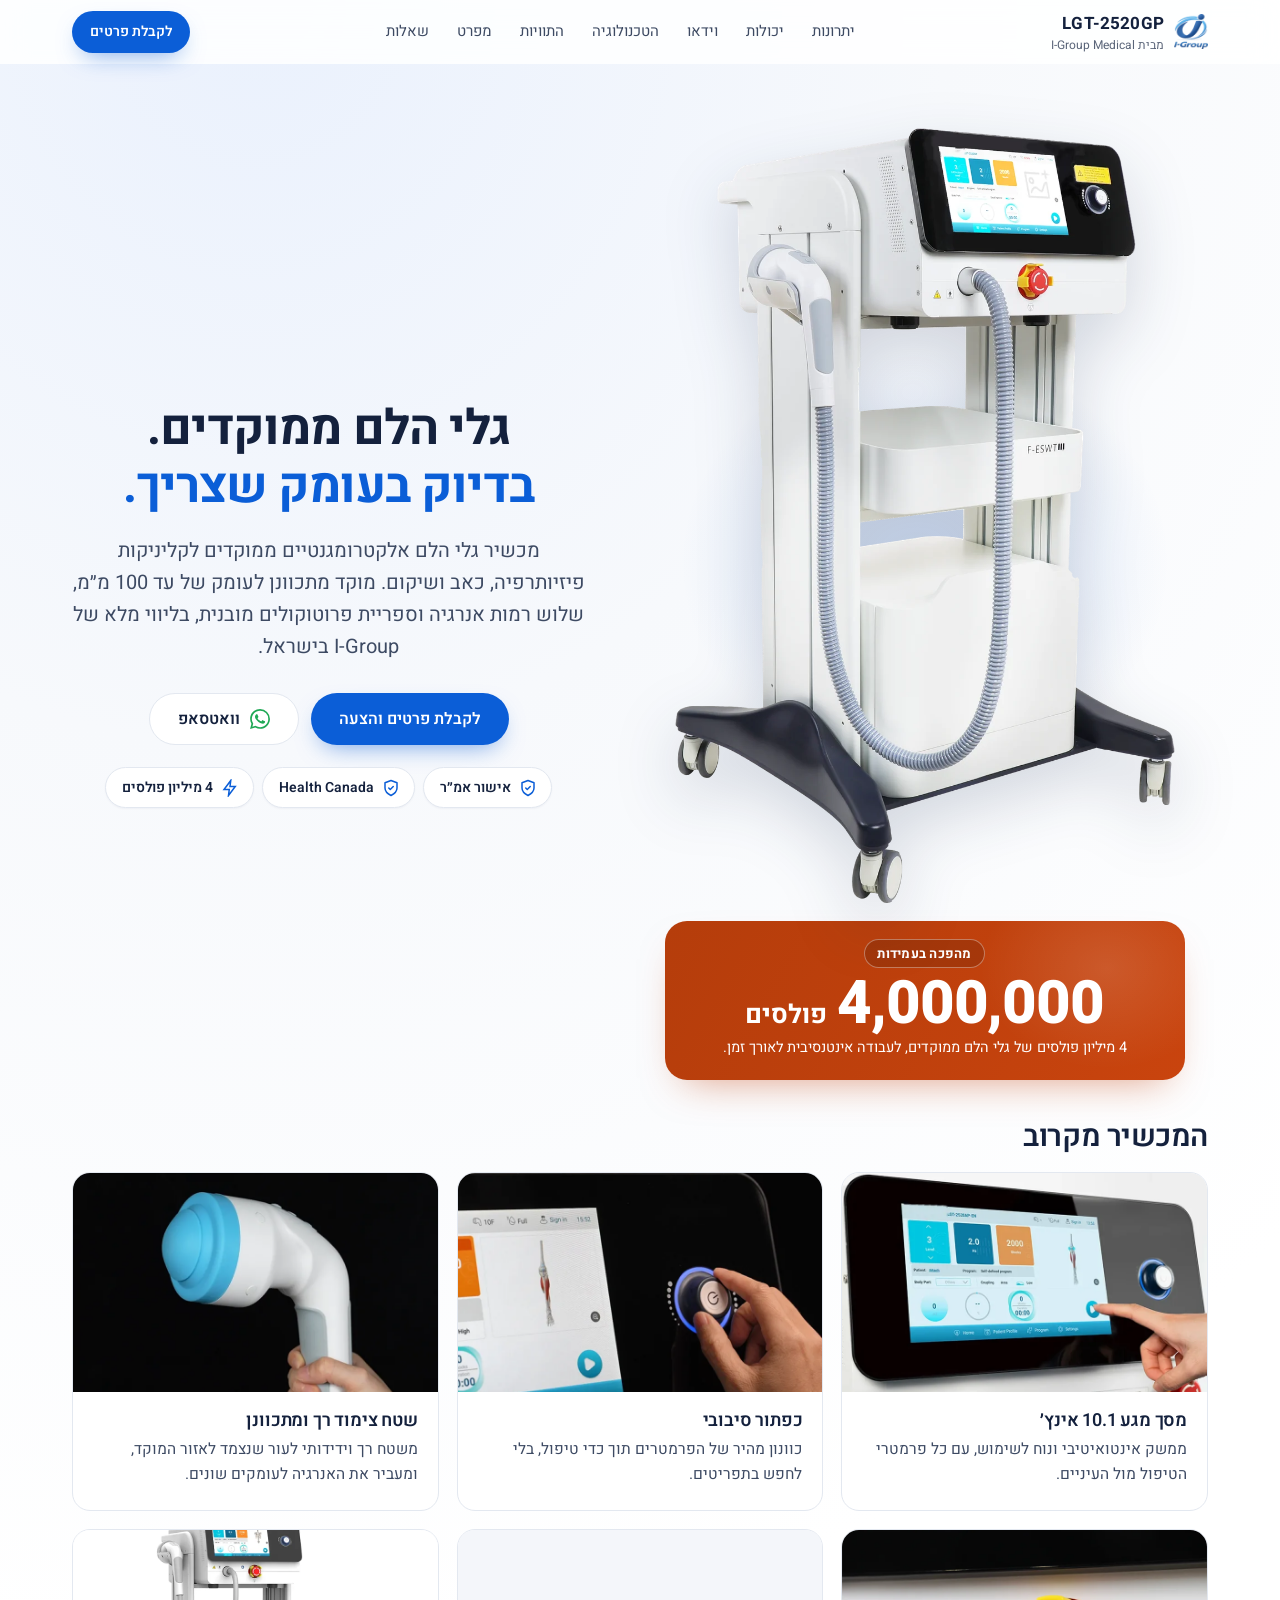
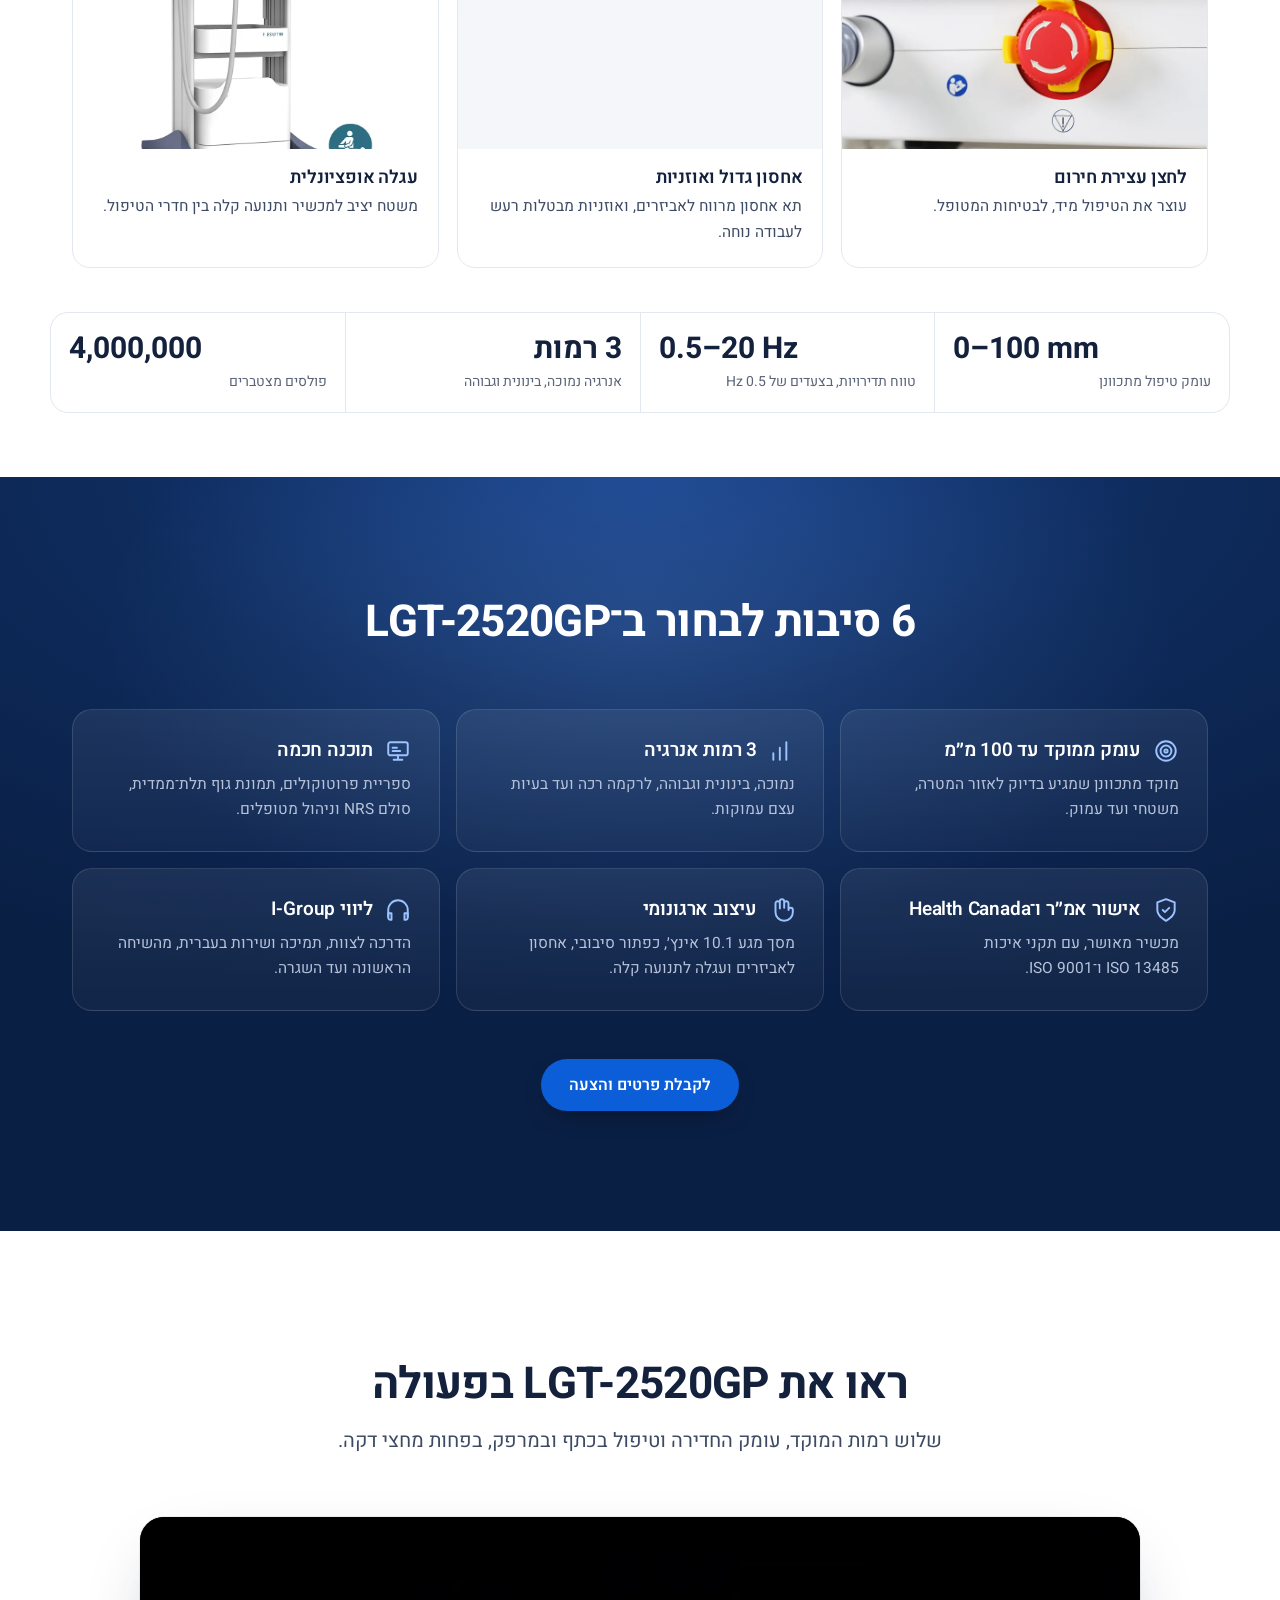
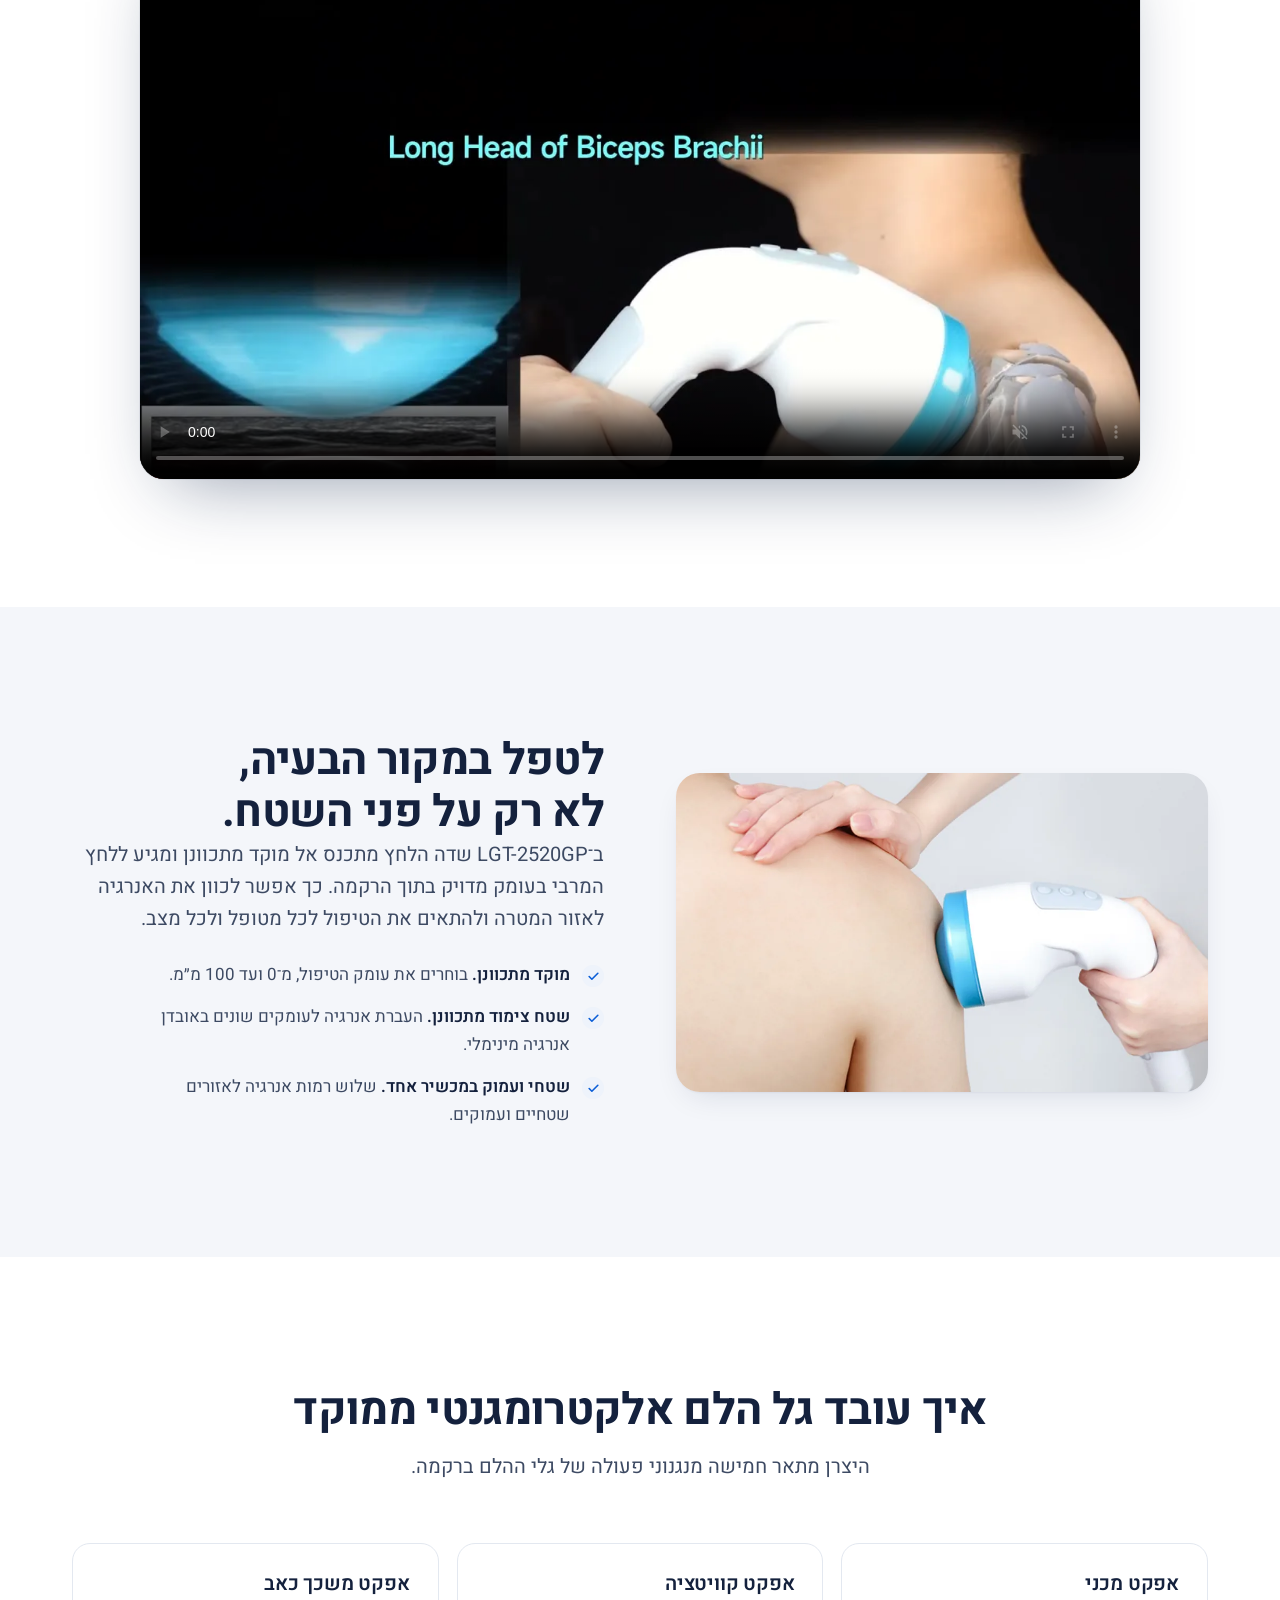
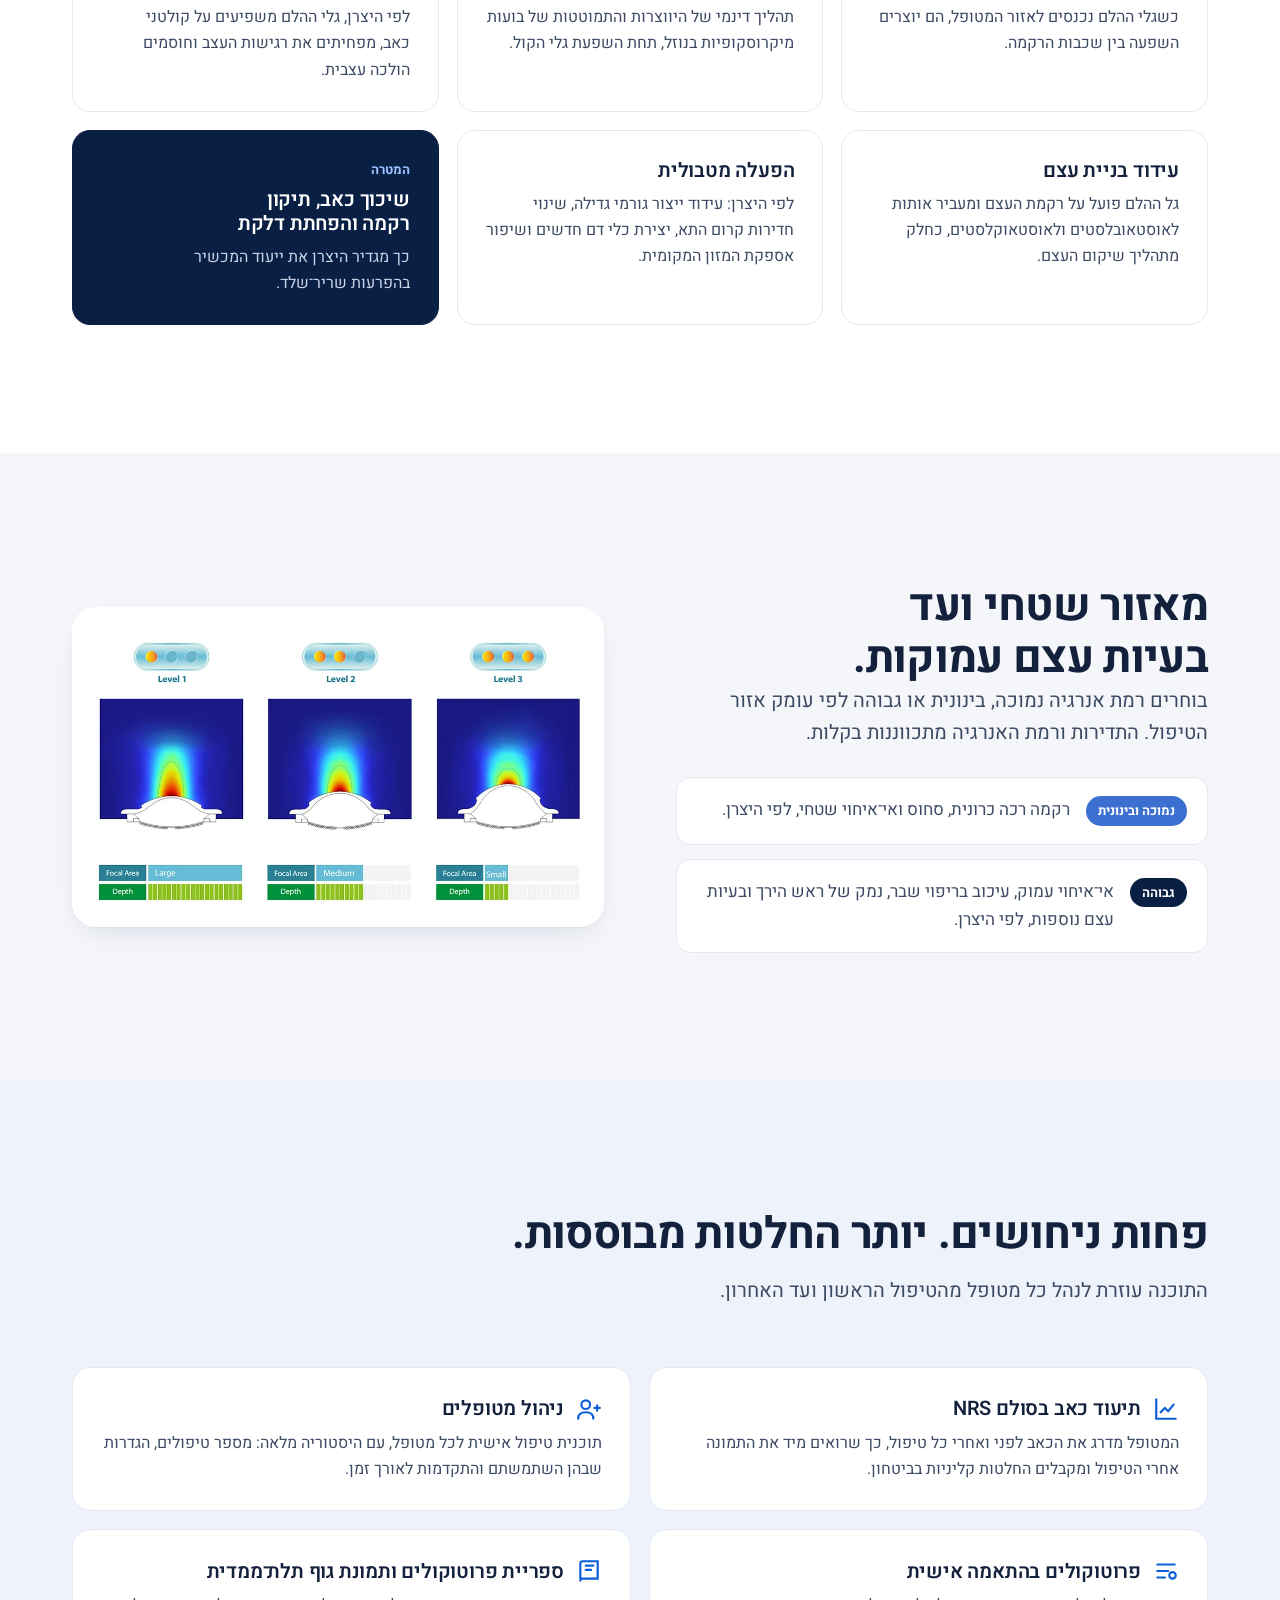
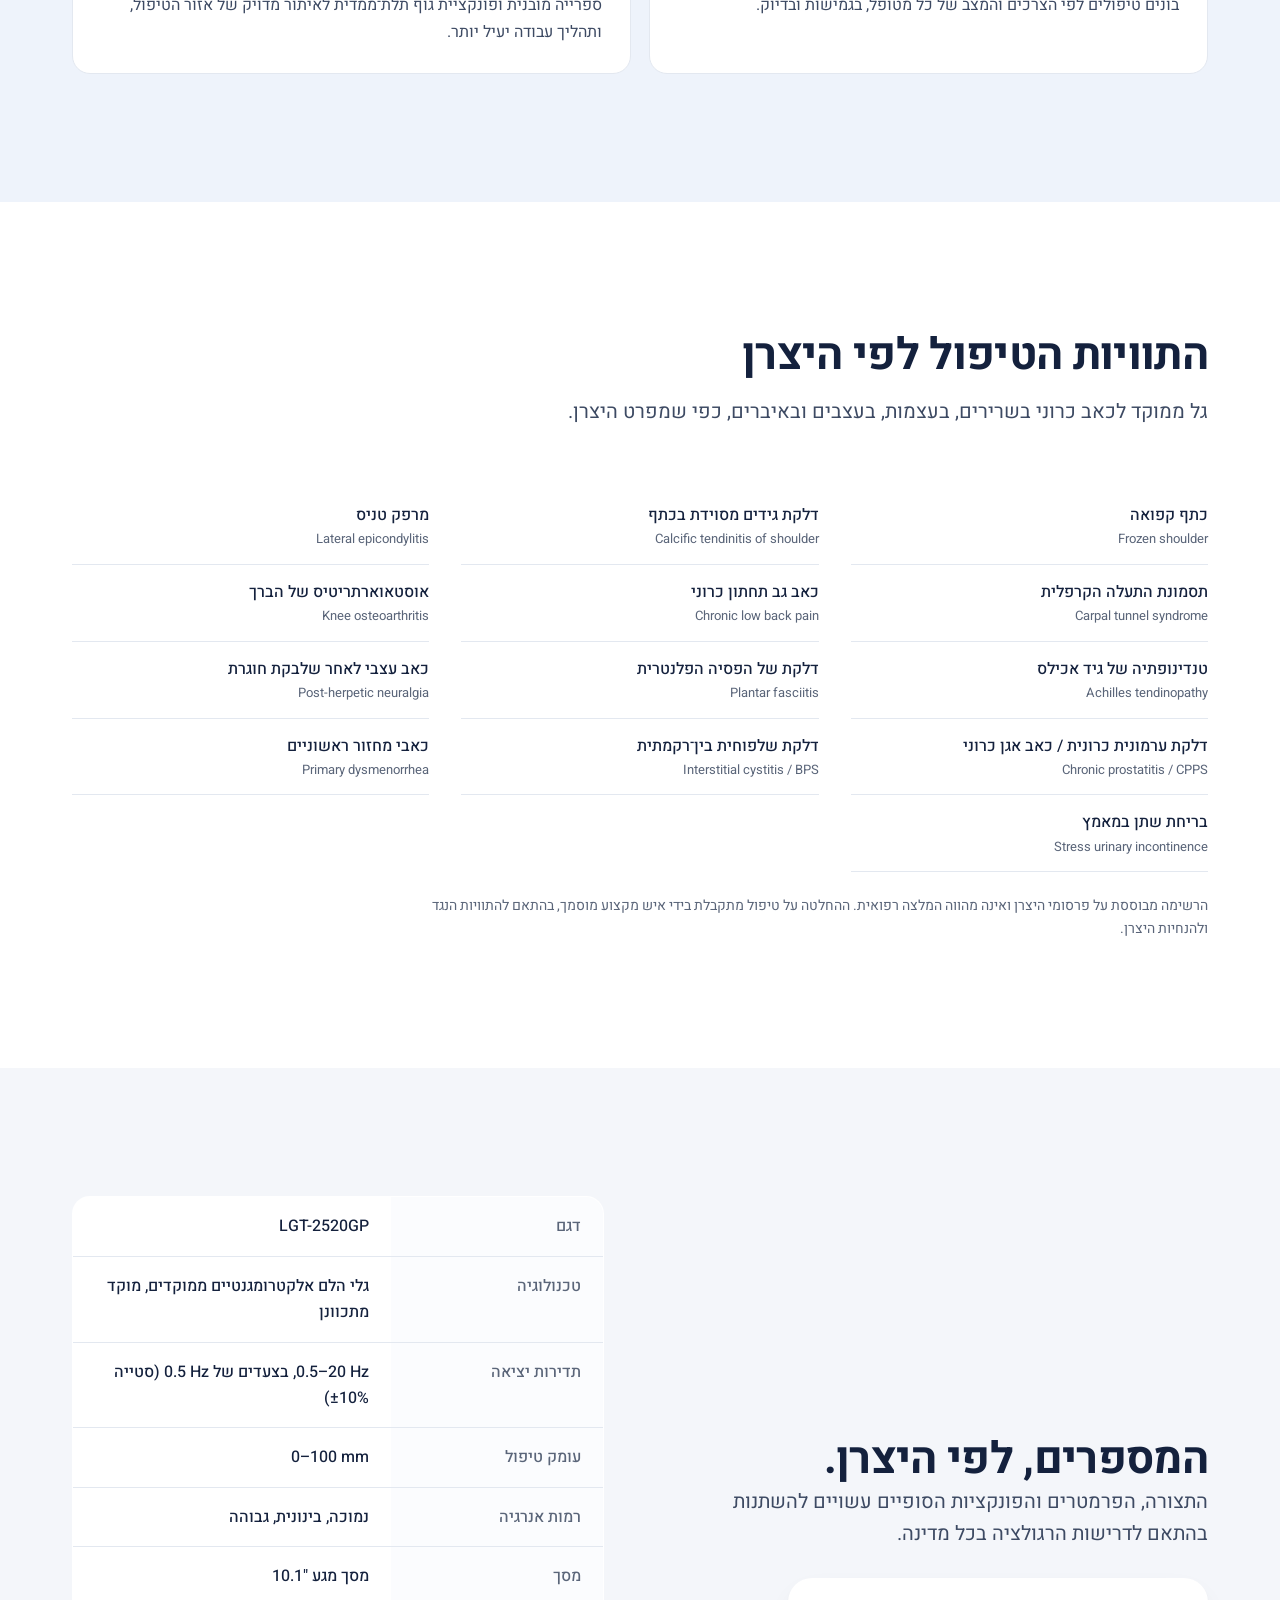
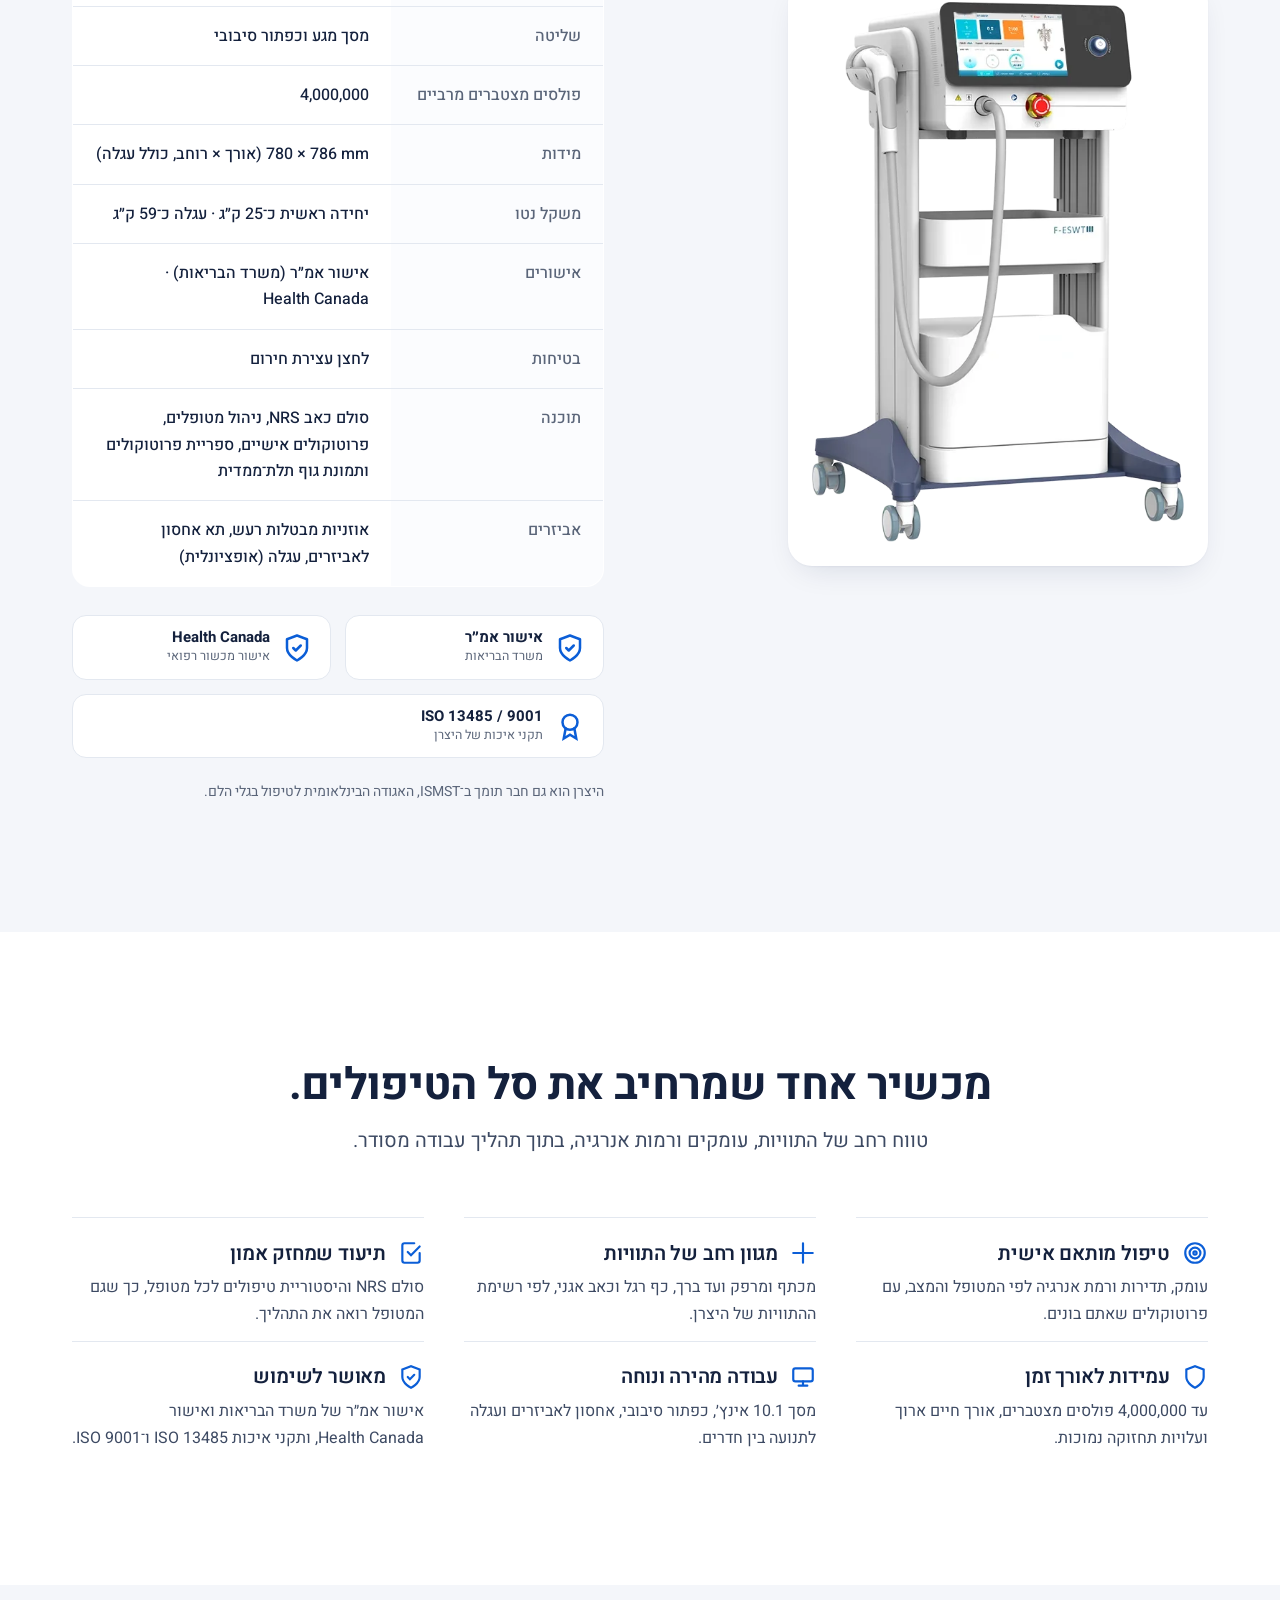
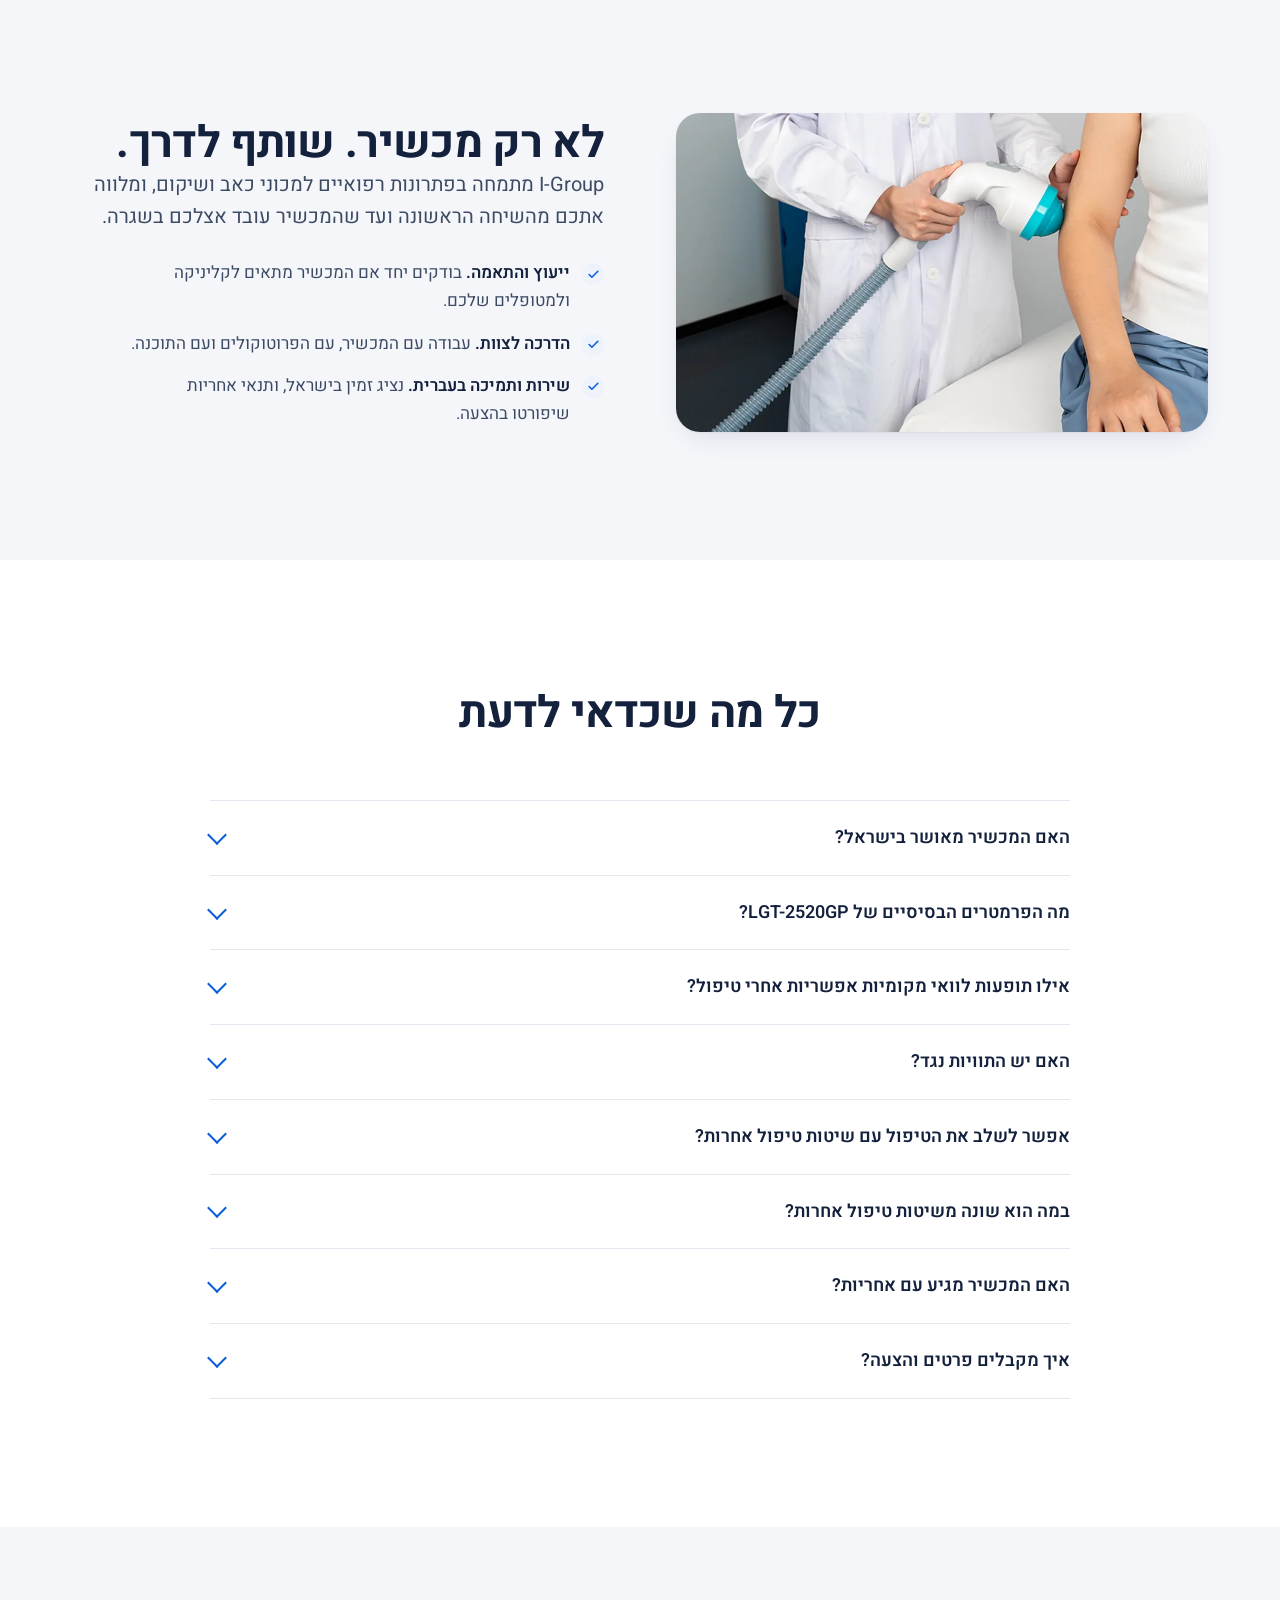
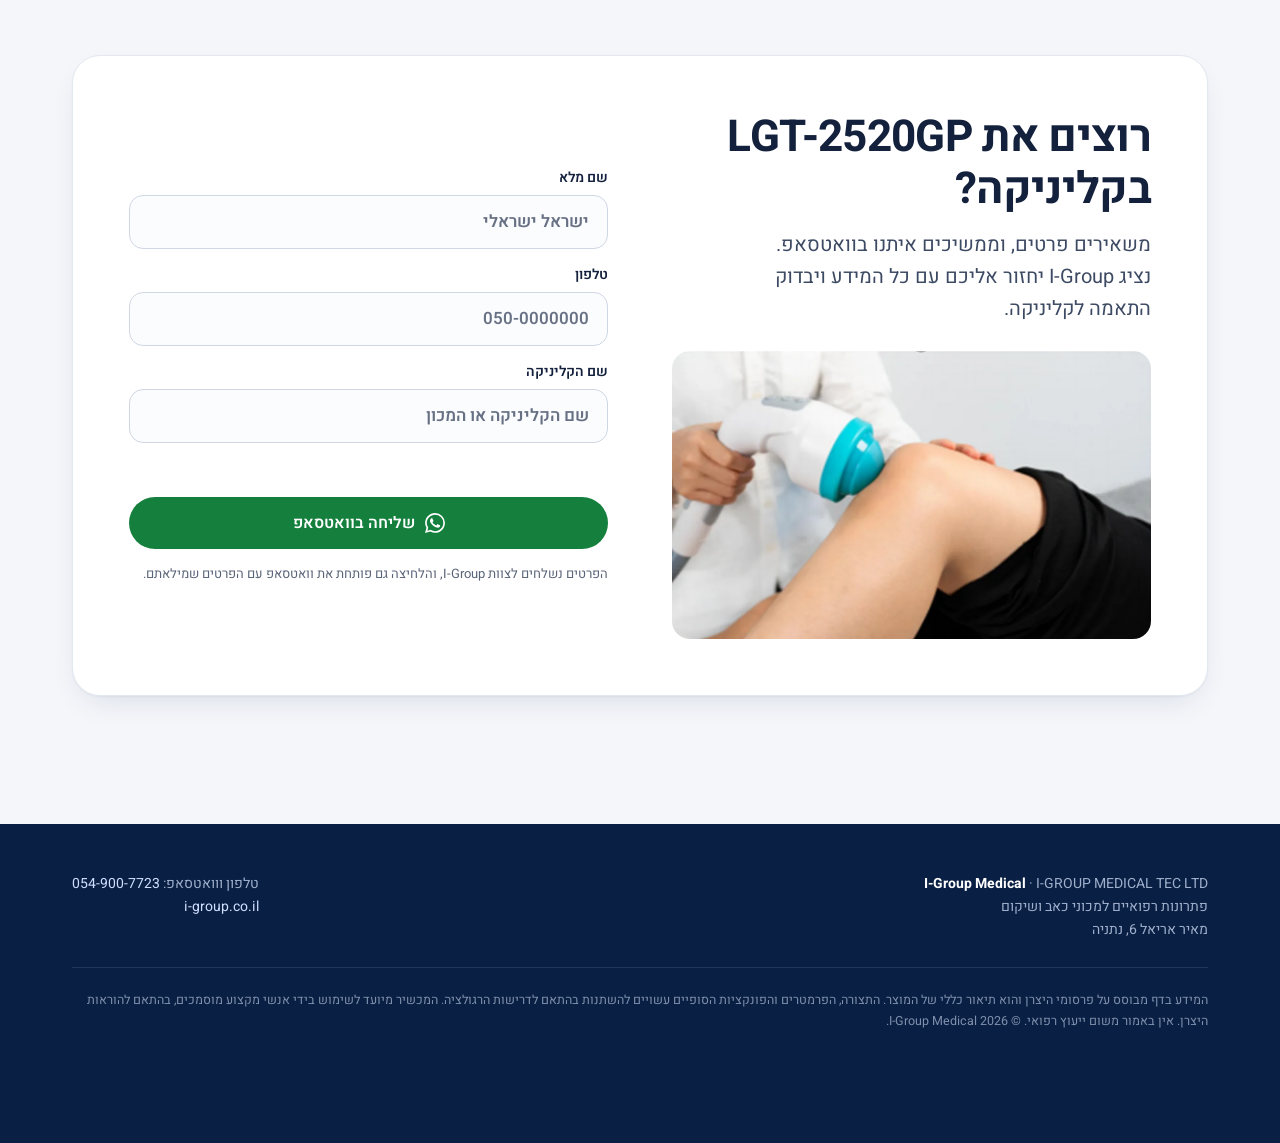
<file: index.html>
<!doctype html>
<html lang="he" dir="rtl">
<head>
<meta charset="utf-8">
<meta name="viewport" content="width=device-width, initial-scale=1, viewport-fit=cover">
<!-- SITE_URL: https://focused.i-group.co.il/ — if moving to a custom domain, replace it everywhere below (canonical, og:url, og:image, JSON-LD, sitemap.xml, robots.txt) with the real production URL before publishing -->
<title>מכשיר גלי הלם ממוקדים LGT-2520GP לקליניקות | I-Group</title>
<meta name="description" content="LGT-2520GP מבית I-Group: גלי הלם ממוקדים עם 4 מיליון פולסים, עומק עד 100 מ״מ, אישור אמ״ר ו־Health Canada. לקליניקות פיזיותרפיה וכאב בישראל.">
<!-- Single switch: index,follow on production · noindex,nofollow on previews -->
<meta name="robots" content="index,follow">
<link rel="canonical" href="https://focused.i-group.co.il/">
<meta name="theme-color" content="#0a1f44">
<link rel="icon" href="favicon.ico" sizes="any">
<link rel="icon" href="favicon.svg" type="image/svg+xml">
<link rel="apple-touch-icon" href="apple-touch-icon.png">
<meta property="og:type" content="product">
<meta property="og:site_name" content="I-Group Medical">
<meta property="og:locale" content="he_IL">
<meta property="og:title" content="LGT-2520GP: גלי הלם ממוקדים לקליניקה שלכם">
<meta property="og:description" content="4 מיליון פולסים, מוקד מתכוונן עד עומק 100 מ״מ וספריית פרוטוקולים מובנית. אישור אמ״ר ו־Health Canada. בישראל דרך I-Group Medical.">
<meta property="og:url" content="https://focused.i-group.co.il/">
<meta property="og:image" content="https://focused.i-group.co.il/og/og.jpg">
<meta property="og:image:type" content="image/jpeg">
<meta property="og:image:width" content="1200">
<meta property="og:image:height" content="630">
<meta property="og:image:alt" content="מכשיר גלי הלם ממוקדים LGT-2520GP על עגלה, על רקע בהיר">
<meta name="twitter:card" content="summary_large_image">
<meta name="twitter:title" content="LGT-2520GP: גלי הלם ממוקדים לקליניקה שלכם">
<meta name="twitter:description" content="גלי הלם אלקטרומגנטיים ממוקדים, עומק טיפול 0–100 מ״מ ותדירות 0.5–20 Hz. בישראל דרך I-Group Medical.">
<meta name="twitter:image" content="https://focused.i-group.co.il/og/og.jpg">
<meta name="twitter:image:alt" content="מכשיר גלי הלם ממוקדים LGT-2520GP על עגלה, על רקע בהיר">
<link rel="preload" href="assets/fonts/heebo-hebrew.woff2" as="font" type="font/woff2" crossorigin>
<link rel="preload" href="assets/img/lgt-2520gp-hero.webp" as="image" type="image/webp">
<link rel="stylesheet" href="assets/site.css">
<script type="application/ld+json">
{"@context":"https://schema.org","@graph":[
 {"@type":"Organization","@id":"https://i-group.co.il/#org","name":"I-Group Medical · איי גרופ מדיקל","legalName":"I-GROUP MEDICAL TEC LTD","url":"https://i-group.co.il/","logo":"https://focused.i-group.co.il/assets/img/igroup.webp","telephone":"+972-54-900-7723","address":{"@type":"PostalAddress","streetAddress":"מאיר אריאל 6","addressLocality":"נתניה","addressCountry":"IL"},"contactPoint":{"@type":"ContactPoint","telephone":"+972-54-900-7723","contactType":"sales","availableLanguage":["he"]}},
 {"@type":"Product","@id":"https://focused.i-group.co.il/#product","name":"LGT-2520GP Electromagnetic Focused Shockwave Therapy Device","alternateName":"מכשיר גלי הלם אלקטרומגנטיים ממוקדים LGT-2520GP","model":"LGT-2520GP","sku":"LGT-2520GP","brand":{"@type":"Brand","name":"I-Group Medical"},"category":"Medical Devices > Shockwave Therapy","image":["https://focused.i-group.co.il/og/og.jpg","https://focused.i-group.co.il/assets/img/lgt-2520gp-hero.webp"],"description":"מכשיר גלי הלם אלקטרומגנטיים ממוקדים לקליניקות: מוקד מתכוונן לעומק 0–100 מ״מ, תדירות 0.5–20 Hz, שלוש רמות אנרגיה, עד 4,000,000 פולסים, מסך מגע 10.1 אינץ׳ וספריית פרוטוקולים מובנית. בעל אישור אמ״ר ואישור Health Canada.","additionalProperty":[{"@type":"PropertyValue","name":"תדירות","value":"0.5–20 Hz"},{"@type":"PropertyValue","name":"עומק טיפול","value":"0–100 mm"},{"@type":"PropertyValue","name":"מסך","value":"10.1 inch touch"},{"@type":"PropertyValue","name":"פולסים מצטברים","value":"4,000,000"},{"@type":"PropertyValue","name":"אישורים","value":"אישור אמ״ר (משרד הבריאות), Health Canada"}]},
 {"@type":"BreadcrumbList","itemListElement":[{"@type":"ListItem","position":1,"name":"I-Group","item":"https://i-group.co.il/"},{"@type":"ListItem","position":2,"name":"LGT-2520GP גלי הלם ממוקדים","item":"https://focused.i-group.co.il/"}]},
 {"@type":"FAQPage","mainEntity":[
  {"@type":"Question","name":"האם המכשיר מאושר בישראל?","acceptedAnswer":{"@type":"Answer","text":"כן. ל־LGT-2520GP יש אישור אמ״ר של משרד הבריאות, וגם אישור <bdi class="nw">Health Canada</bdi>. נשמח לשלוח את פרטי האישורים יחד עם ההצעה."}},
  {"@type":"Question","name":"מה הפרמטרים הבסיסיים של LGT-2520GP?","acceptedAnswer":{"@type":"Answer","text":"לפי היצרן: תדירות יציאה 0.5–20 Hz בצעדים של 0.5 Hz (סטייה ±10%), עומק טיפול 0–100 מ״מ, מידות 780×786 מ״מ כולל עגלה, משקל יחידה ראשית כ־25 ק״ג ועגלה כ־59 ק״ג, ועד 4,000,000 פולסים מצטברים."}},
  {"@type":"Question","name":"אילו תופעות לוואי מקומיות אפשריות אחרי טיפול?","acceptedAnswer":{"@type":"Answer","text":"לפי היצרן ייתכנו אדמומיות, נפיחות, שטפי דם או המטומה מקומיים, החמרה זמנית של כאב, עקצוץ, נימול או ירידה בתחושה, ולעתים דרמטיטיס ממגע. התגובות האלה חולפות בדרך כלל מהר. תגובה שנמשכת או מחמירה מחייבת פנייה לרופא."}},
  {"@type":"Question","name":"האם יש התוויות נגד?","acceptedAnswer":{"@type":"Answer","text":"כן. לפי היצרן הטיפול בדרך כלל אינו מתאים להפרעות קרישה, לזיהום פעיל באזור הטיפול, להריון ולמכשירים אלקטרוניים מושתלים (כמו קוצב לב) סמוך לאזור הטיפול. ייתכן שגם אוסטאופורוזיס חמורה או סוגים מסוימים של גידולים באזור אינם מאפשרים טיפול."}},
  {"@type":"Question","name":"אפשר לשלב את הטיפול עם שיטות טיפול אחרות?","acceptedAnswer":{"@type":"Answer","text":"לפי היצרן, במקרים רבים אפשר לשלב גל ממוקד עם טיפולים אחרים, כמו טיפול תרופתי, פיזיותרפיה ותרגול שיקומי. תוכנית הטיפול נקבעת בידי הרופא או המטפל לפי מצב המטופל."}},
  {"@type":"Question","name":"האם המכשיר מגיע עם אחריות?","acceptedAnswer":{"@type":"Answer","text":"כן, היצרן מציין אחריות ושירות לאחר מכירה. תנאי האחריות והשירות בישראל יפורטו בהצעה של I-Group."}},
  {"@type":"Question","name":"במה הוא שונה משיטות טיפול אחרות?","acceptedAnswer":{"@type":"Answer","text":"לפי היצרן, בניגוד לטיפולים פיזיקליים שמתבססים בעיקר על חום, עיסוי או מתיחות, גל ההלם הממוקד מכוון ישירות לאזור המטרה בעומק הרקמה, והמוקד המתכוונן מאפשר להתאים את עומק הטיפול לכל מטופל."}},
  {"@type":"Question","name":"איך מקבלים פרטים והצעה?","acceptedAnswer":{"@type":"Answer","text":"משאירים שם, טלפון ושם הקליניקה בטופס או כותבים לנו בוואטסאפ, ונציג I-Group חוזר אליכם עם כל הפרטים."}}
 ]}
]}
</script>
</head>
<body>
<a class="skip" href="#main">דילוג לתוכן הראשי</a>
<script>document.documentElement.classList.add('js')</script>

<header class="hdr" id="hdr">
  <div class="wrap">
    <a class="brand" href="#top" aria-label="I-Group Medical, דף הבית">
      <img src="assets/img/igroup.webp" width="156" height="160" alt="">
      <div><b><span class="nw">LGT-2520GP</span></b><span>מבית <span class="nw">I-Group</span> Medical</span></div>
    </a>
    <nav class="nav" aria-label="ניווט ראשי">
      <a href="#highlights">יתרונות</a><a href="#features">יכולות</a><a href="#video">וידאו</a><a href="#tech">הטכנולוגיה</a><a href="#indications">התוויות</a><a href="#specs">מפרט</a><a href="#faq">שאלות</a>
    </nav>
    <a class="btn btn-p" href="#lead">לקבלת פרטים</a>
  </div>
</header>

<main id="main">
<span id="top"></span>
<!-- HERO -->
<section class="hero" aria-labelledby="h1">
  <div class="wrap hero-main">
    <div class="hero-g">
      <div class="hero-vis">
        <div class="hero-img" data-r>
          <img src="assets/img/lgt-2520gp-hero.webp" width="900" height="1395" alt="מכשיר גלי הלם ממוקדים LGT-2520GP על עגלה, עם מסך מגע וראש טיפול" fetchpriority="high">
        </div>
        <div class="pulse-band" data-r>
          <span class="pb-kicker">מהפכה בעמידות</span>
          <p class="pb-main"><span class="pb-num ltr" data-count="4000000">4,000,000</span><span class="pb-unit">פולסים</span></p>
          <p class="pb-sub">4 מיליון פולסים של גלי הלם ממוקדים, לעבודה אינטנסיבית לאורך זמן.</p>
        </div>
      </div>
      <div class="hero-tx">
        <h1 id="h1" data-r>גלי הלם ממוקדים.<br><em>בדיוק בעומק שצריך.</em></h1>
        <p class="lead" data-r>מכשיר גלי הלם אלקטרומגנטיים ממוקדים לקליניקות פיזיותרפיה, כאב ושיקום. מוקד מתכוונן לעומק של עד 100 מ״מ, שלוש רמות אנרגיה וספריית פרוטוקולים מובנית, בליווי מלא של <span class="nw">I-Group</span> בישראל.</p>
        <div class="ctas" data-r>
          <a class="btn btn-p" href="#lead">לקבלת פרטים והצעה</a>
          <a class="btn btn-o" href="https://wa.me/972549007723?text=%D7%A9%D7%9C%D7%95%D7%9D%2C%20%D7%90%D7%A9%D7%9E%D7%97%20%D7%9C%D7%A7%D7%91%D7%9C%20%D7%A4%D7%A8%D7%98%D7%99%D7%9D%20%D7%A2%D7%9C%20%D7%9E%D7%9B%D7%A9%D7%99%D7%A8%20%D7%92%D7%9C%D7%99%20%D7%94%D7%94%D7%9C%D7%9D%20%D7%94%D7%9E%D7%9E%D7%95%D7%A7%D7%93%D7%99%D7%9D%20LGT-2520GP" target="_blank" rel="noopener" data-wa>
            <svg viewBox="0 0 24 24" fill="#1fa855" aria-hidden="true"><use href="#i-wa"/></svg>וואטסאפ</a>
        </div>
        <div class="trust" data-r>
          <span class="tb"><svg viewBox="0 0 24 24" fill="none" stroke="currentColor" stroke-width="2" stroke-linecap="round" stroke-linejoin="round" aria-hidden="true"><path d="M12 22s8-4 8-10V5l-8-3-8 3v7c0 6 8 10 8 10z"/><path d="m9 12 2 2 4-4"/></svg>אישור אמ״ר</span>
          <span class="tb"><svg viewBox="0 0 24 24" fill="none" stroke="currentColor" stroke-width="2" stroke-linecap="round" stroke-linejoin="round" aria-hidden="true"><path d="M12 22s8-4 8-10V5l-8-3-8 3v7c0 6 8 10 8 10z"/><path d="m9 12 2 2 4-4"/></svg>Health Canada</span>
          <span class="tb"><svg viewBox="0 0 24 24" fill="none" stroke="currentColor" stroke-width="2" stroke-linecap="round" aria-hidden="true"><path d="M13 2 4 14h7l-1 8 9-12h-7z"/></svg>4 מיליון פולסים</span>
        </div>
      </div>
    </div>
    <div class="gal" id="features" aria-labelledby="feat-h">
      <div class="gal-head"><h2 id="feat-h" class="gal-title">המכשיר מקרוב</h2><span class="gal-hint" aria-hidden="true">החליקו לתמונות נוספות ←</span></div>
      <div class="gal-track" tabindex="0" aria-label="גלריית תמונות של המכשיר">
        <article class="feat gal-item"><div class="ph"><img src="assets/img/touchscreen.webp" width="800" height="600" loading="lazy" decoding="async" alt="מסך המגע של המכשיר עם פרמטרי הטיפול"></div><div class="tx"><h3>מסך מגע 10.1 אינץ׳</h3><p>ממשק אינטואיטיבי ונוח לשימוש, עם כל פרמטרי הטיפול מול העיניים.</p></div></article>
        <article class="feat gal-item"><div class="ph"><img src="assets/img/rotary-knob.webp" width="800" height="600" loading="lazy" decoding="async" alt="כפתור סיבובי לכוונון פרמטרים"></div><div class="tx"><h3>כפתור סיבובי</h3><p>כוונון מהיר של הפרמטרים תוך כדי טיפול, בלי לחפש בתפריטים.</p></div></article>
        <article class="feat gal-item"><div class="ph"><img src="assets/img/handpiece.webp" width="800" height="600" loading="lazy" decoding="async" alt="ראש הטיפול עם שטח צימוד רך"></div><div class="tx"><h3>שטח צימוד רך ומתכוונן</h3><p>משטח רך וידידותי לעור שנצמד לאזור המוקד, ומעביר את האנרגיה לעומקים שונים.</p></div></article>
        <article class="feat gal-item"><div class="ph"><img src="assets/img/emergency-stop.webp" width="800" height="533" loading="lazy" decoding="async" alt="לחצן עצירת חירום אדום במכשיר"></div><div class="tx"><h3>לחצן עצירת חירום</h3><p>עוצר את הטיפול מיד, לבטיחות המטופל.</p></div></article>
        <article class="feat gal-item"><div class="ph"><img src="assets/img/storage-headphones.webp" width="800" height="600" loading="lazy" decoding="async" alt="תא אחסון גדול עם אוזניות מבטלות רעש"></div><div class="tx"><h3>אחסון גדול ואוזניות</h3><p>תא אחסון מרווח לאביזרים, ואוזניות מבטלות רעש לעבודה נוחה.</p></div></article>
        <article class="feat gal-item"><div class="ph"><img src="assets/img/trolley.webp" width="1000" height="800" loading="lazy" decoding="async" alt="המכשיר על עגלה ייעודית" style="object-position:center 30%"></div><div class="tx"><h3>עגלה אופציונלית</h3><p>משטח יציב למכשיר ותנועה קלה בין חדרי הטיפול.</p></div></article>
      </div>
    </div>
  </div>
  <div class="wrap hero-foot">
    <div class="stats" data-r>
      <div class="stat"><b class="ltr">0–100 mm</b><span>עומק טיפול מתכוונן</span></div>
      <div class="stat"><b class="ltr">0.5–20 Hz</b><span>טווח תדירויות, בצעדים של 0.5 Hz</span></div>
      <div class="stat"><b>3 רמות</b><span>אנרגיה נמוכה, בינונית וגבוהה</span></div>
      <div class="stat"><b class="ltr">4,000,000</b><span>פולסים מצטברים</span></div>
    </div>
  </div>
</section>

<!-- HIGHLIGHTS -->
<section class="hl" id="highlights" aria-labelledby="hl-h">
  <div class="wrap">
    <div class="sec-head c hl-head">
      <h2 id="hl-h" data-r>6 סיבות לבחור ב־<span class="nw">LGT-2520GP</span></h2>
    </div>
    <div class="hl-grid">
      <div class="hl-card" data-r><div class="hl-ic"><svg viewBox="0 0 24 24" fill="none" stroke="currentColor" stroke-width="1.8" stroke-linecap="round" stroke-linejoin="round" aria-hidden="true"><circle cx="12" cy="12" r="9"/><circle cx="12" cy="12" r="5"/><circle cx="12" cy="12" r="1.5"/></svg></div><h3>עומק ממוקד עד 100 מ״מ</h3><p>מוקד מתכוונן שמגיע בדיוק לאזור המטרה, משטחי ועד עמוק.</p></div>
      <div class="hl-card" data-r><div class="hl-ic"><svg viewBox="0 0 24 24" fill="none" stroke="currentColor" stroke-width="1.8" stroke-linecap="round" stroke-linejoin="round" aria-hidden="true"><path d="M4 20V14M10 20V9M16 20V4"/></svg></div><h3>3 רמות אנרגיה</h3><p>נמוכה, בינונית וגבוהה, לרקמה רכה ועד בעיות עצם עמוקות.</p></div>
      <div class="hl-card" data-r><div class="hl-ic"><svg viewBox="0 0 24 24" fill="none" stroke="currentColor" stroke-width="1.8" stroke-linecap="round" stroke-linejoin="round" aria-hidden="true"><rect x="3" y="4" width="18" height="12" rx="2"/><path d="M7 9h4M7 12h7M8 20h8M12 16v4"/></svg></div><h3>תוכנה חכמה</h3><p>ספריית פרוטוקולים, תמונת גוף תלת־ממדית, סולם NRS וניהול מטופלים.</p></div>
      <div class="hl-card" data-r><div class="hl-ic"><svg viewBox="0 0 24 24" fill="none" stroke="currentColor" stroke-width="1.8" stroke-linecap="round" stroke-linejoin="round" aria-hidden="true"><path d="M12 22s8-4 8-10V5l-8-3-8 3v7c0 6 8 10 8 10z"/><path d="m9 12 2 2 4-4"/></svg></div><h3>אישור אמ״ר ו־<bdi class="nw">Health Canada</bdi></h3><p>מכשיר מאושר, עם תקני איכות <span class="nw">ISO 13485</span> ו־<span class="nw">ISO 9001</span>.</p></div>
      <div class="hl-card" data-r><div class="hl-ic"><svg viewBox="0 0 24 24" fill="none" stroke="currentColor" stroke-width="1.8" stroke-linecap="round" stroke-linejoin="round" aria-hidden="true"><path d="M18 11V6a2 2 0 0 0-4 0v1M14 10V4a2 2 0 0 0-4 0v6M10 10.5V6a2 2 0 0 0-4 0v8a8 8 0 0 0 16 0v-2a2 2 0 0 0-4 0"/></svg></div><h3>עיצוב ארגונומי</h3><p>מסך מגע 10.1 אינץ׳, כפתור סיבובי, אחסון לאביזרים ועגלה לתנועה קלה.</p></div>
      <div class="hl-card" data-r><div class="hl-ic"><svg viewBox="0 0 24 24" fill="none" stroke="currentColor" stroke-width="1.8" stroke-linecap="round" stroke-linejoin="round" aria-hidden="true"><path d="M3 18v-6a9 9 0 0 1 18 0v6"/><path d="M21 19a2 2 0 0 1-2 2h-1v-6h3zM3 19a2 2 0 0 0 2 2h1v-6H3z"/></svg></div><h3>ליווי I-Group</h3><p>הדרכה לצוות, תמיכה ושירות בעברית, מהשיחה הראשונה ועד השגרה.</p></div>
    </div>
    <div class="sec-cta" data-r><a class="btn btn-p" href="#lead">לקבלת פרטים והצעה</a></div>
  </div>
</section>

<!-- VIDEO -->
<section class="vid" id="video" aria-labelledby="vid-h">
  <div class="wrap">
    <div class="sec-head c">
      <h2 id="vid-h" data-r>ראו את <span class="nw">LGT-2520GP</span> בפעולה</h2>
      <p class="lead" data-r>שלוש רמות המוקד, עומק החדירה וטיפול בכתף ובמרפק, בפחות מחצי דקה.</p>
    </div>
    <figure class="vframe" data-r>
      <video id="pv" muted playsinline loop controls preload="none" poster="assets/video/lgt-2520gp-poster.webp" width="1280" height="720" aria-label="סרטון הדגמה של מכשיר גלי ההלם הממוקדים LGT-2520GP" data-src="assets/video/lgt-2520gp.mp4"></video>
    </figure>
  </div>
</section>

<!-- WHY FOCUSED -->
<section class="soft" aria-labelledby="why">
  <div class="wrap split">
    <div class="media" data-r><img src="assets/img/treat-shoulder.webp" width="1000" height="600" loading="lazy" decoding="async" alt="טיפול בגל הלם ממוקד באזור הכתף"></div>
    <div>
      <h2 id="why" data-r>לטפל במקור הבעיה, לא רק על פני השטח.</h2>
      <p class="lead" data-r>ב־<span class="nw">LGT-2520GP</span> שדה הלחץ מתכנס אל מוקד מתכוונן ומגיע ללחץ המרבי בעומק מדויק בתוך הרקמה. כך אפשר לכוון את האנרגיה לאזור המטרה ולהתאים את הטיפול לכל מטופל ולכל מצב.</p>
      <ul class="checks" data-r>
        <li><b>מוקד מתכוונן.</b> בוחרים את עומק הטיפול, מ־0 ועד 100 מ״מ.</li>
        <li><b>שטח צימוד מתכוונן.</b> העברת אנרגיה לעומקים שונים באובדן אנרגיה מינימלי.</li>
        <li><b>שטחי ועמוק במכשיר אחד.</b> שלוש רמות אנרגיה לאזורים שטחיים ועמוקים.</li>
      </ul>
    </div>
  </div>
</section>

<!-- TECHNOLOGY -->
<section id="tech" aria-labelledby="tech-h">
  <div class="wrap">
    <div class="sec-head c">
      <h2 id="tech-h" data-r>איך עובד גל הלם אלקטרומגנטי ממוקד</h2>
      <p class="lead" data-r>היצרן מתאר חמישה מנגנוני פעולה של גלי ההלם ברקמה.</p>
    </div>
    <div class="grid g3 mech">
      <div class="card" data-r><h3>אפקט מכני</h3><p>כשגלי ההלם נכנסים לאזור המטופל, הם יוצרים השפעה בין שכבות הרקמה.</p></div>
      <div class="card" data-r><h3>אפקט קוויטציה</h3><p>תהליך דינמי של היווצרות והתמוטטות של בועות מיקרוסקופיות בנוזל, תחת השפעת גלי הקול.</p></div>
      <div class="card" data-r><h3>אפקט משכך כאב</h3><p>לפי היצרן, גלי ההלם משפיעים על קולטני כאב, מפחיתים את רגישות העצב וחוסמים הולכה עצבית.</p></div>
      <div class="card" data-r><h3>עידוד בניית עצם</h3><p>גל ההלם פועל על רקמת העצם ומעביר אותות לאוסטאובלסטים ולאוסטאוקלסטים, כחלק מתהליך שיקום העצם.</p></div>
      <div class="card" data-r><h3>הפעלה מטבולית</h3><p>לפי היצרן: עידוד ייצור גורמי גדילה, שינוי חדירות קרום התא, יצירת כלי דם חדשים ושיפור אספקת המזון המקומית.</p></div>
      <div class="card card-goal" data-r><span class="goal-k">המטרה</span><h3>שיכוך כאב, תיקון רקמה והפחתת דלקת</h3><p>כך מגדיר היצרן את ייעוד המכשיר בהפרעות שריר־שלד.</p></div>
    </div>
  </div>
</section>

<!-- ENERGY LEVELS -->
<section class="soft" aria-labelledby="energy">
  <div class="wrap split rev">
    <div class="media" data-r><img src="assets/img/energy-levels.webp" width="1000" height="600" loading="lazy" decoding="async" alt="המחשה של שלוש רמות האנרגיה ופיזור המוקד בעומקים שונים"></div>
    <div>
      <h2 id="energy" data-r>מאזור שטחי ועד בעיות עצם עמוקות.</h2>
      <p class="lead" data-r>בוחרים רמת אנרגיה נמוכה, בינונית או גבוהה לפי עומק אזור הטיפול. התדירות ורמת האנרגיה מתכווננות בקלות.</p>
      <div class="levels" data-r>
        <div class="lvl"><span class="tag l">נמוכה ובינונית</span><p>רקמה רכה כרונית, סחוס ואי־איחוי שטחי, לפי היצרן.</p></div>
        <div class="lvl"><span class="tag">גבוהה</span><p>אי־איחוי עמוק, עיכוב בריפוי שבר, נמק של ראש הירך ובעיות עצם נוספות, לפי היצרן.</p></div>
      </div>
    </div>
  </div>
</section>

<!-- SOFTWARE -->
<section class="sw" aria-labelledby="sw">
  <div class="wrap">
    <div class="sec-head">
      <h2 id="sw" data-r>פחות ניחושים. יותר החלטות מבוססות.</h2>
      <p class="lead" data-r>התוכנה עוזרת לנהל כל מטופל מהטיפול הראשון ועד האחרון.</p>
    </div>
    <div class="grid g2">
      <div class="card" data-r><div class="ic"><svg viewBox="0 0 24 24" fill="none" stroke="currentColor" stroke-width="2" stroke-linecap="round"><path d="M3 3v18h18"/><path d="m7 15 4-4 3 3 5-6"/></svg></div><h3>תיעוד כאב בסולם NRS</h3><p>המטופל מדרג את הכאב לפני ואחרי כל טיפול, כך שרואים מיד את התמונה אחרי הטיפול ומקבלים החלטות קליניות בביטחון.</p></div>
      <div class="card" data-r><div class="ic"><svg viewBox="0 0 24 24" fill="none" stroke="currentColor" stroke-width="2" stroke-linecap="round"><circle cx="9" cy="8" r="4"/><path d="M2 21c0-4 3-6 7-6s7 2 7 6"/><path d="M17 11h5M19.5 8.5v5"/></svg></div><h3>ניהול מטופלים</h3><p>תוכנית טיפול אישית לכל מטופל, עם היסטוריה מלאה: מספר טיפולים, הגדרות שבהן השתמשתם והתקדמות לאורך זמן.</p></div>
      <div class="card" data-r><div class="ic"><svg viewBox="0 0 24 24" fill="none" stroke="currentColor" stroke-width="2" stroke-linecap="round"><path d="M4 6h16M4 12h10M4 18h7"/><circle cx="18" cy="16" r="3"/></svg></div><h3>פרוטוקולים בהתאמה אישית</h3><p>בונים טיפולים לפי הצרכים והמצב של כל מטופל, בגמישות ובדיוק.</p></div>
      <div class="card" data-r><div class="ic"><svg viewBox="0 0 24 24" fill="none" stroke="currentColor" stroke-width="2" stroke-linecap="round"><path d="M4 19.5V5a2 2 0 0 1 2-2h14v16H6a2 2 0 0 0-2 2"/><path d="M9 7h7M9 11h5"/></svg></div><h3>ספריית פרוטוקולים ותמונת גוף תלת־ממדית</h3><p>ספרייה מובנית ופונקציית גוף תלת־ממדית לאיתור מדויק של אזור הטיפול, ותהליך עבודה יעיל יותר.</p></div>
    </div>
  </div>
</section>

<!-- INDICATIONS -->
<section id="indications" aria-labelledby="ind-h">
  <div class="wrap">
    <div class="sec-head">
      <h2 id="ind-h" data-r>התוויות הטיפול לפי היצרן</h2>
      <p class="lead" data-r>גל ממוקד לכאב כרוני בשרירים, בעצמות, בעצבים ובאיברים, כפי שמפרט היצרן.</p>
    </div>
    <ul class="ind" data-r>
      <li><span>כתף קפואה<small>Frozen shoulder</small></span></li>
      <li><span>דלקת גידים מסוידת בכתף<small>Calcific tendinitis of shoulder</small></span></li>
      <li><span>מרפק טניס<small>Lateral epicondylitis</small></span></li>
      <li><span>תסמונת התעלה הקרפלית<small>Carpal tunnel syndrome</small></span></li>
      <li><span>כאב גב תחתון כרוני<small>Chronic low back pain</small></span></li>
      <li><span>אוסטאוארתריטיס של הברך<small>Knee osteoarthritis</small></span></li>
      <li><span>טנדינופתיה של גיד אכילס<small>Achilles tendinopathy</small></span></li>
      <li><span>דלקת של הפסיה הפלנטרית<small>Plantar fasciitis</small></span></li>
      <li><span>כאב עצבי לאחר שלבקת חוגרת<small>Post-herpetic neuralgia</small></span></li>
      <li><span>דלקת ערמונית כרונית / כאב אגן כרוני<small>Chronic prostatitis / CPPS</small></span></li>
      <li><span>דלקת שלפוחית בין־רקמתית<small>Interstitial cystitis / BPS</small></span></li>
      <li><span>כאבי מחזור ראשוניים<small>Primary dysmenorrhea</small></span></li>
      <li><span>בריחת שתן במאמץ<small>Stress urinary incontinence</small></span></li>
    </ul>
    <p class="note" data-r>הרשימה מבוססת על פרסומי היצרן ואינה מהווה המלצה רפואית. ההחלטה על טיפול מתקבלת בידי איש מקצוע מוסמך, בהתאם להתוויות הנגד ולהנחיות היצרן.</p>
  </div>
</section>

<!-- SPECS -->
<section class="soft" id="specs" aria-labelledby="spec-h">
  <div class="wrap split">
    <div>
      <h2 id="spec-h" data-r>המספרים, לפי היצרן.</h2>
      <p class="lead spec-lead" data-r>התצורה, הפרמטרים והפונקציות הסופיים עשויים להשתנות בהתאם לדרישות הרגולציה בכל מדינה.</p>
      <div class="media spec-img" data-r><img src="assets/img/lgt-2520gp-side.webp" width="518" height="752" loading="lazy" decoding="async" alt="LGT-2520GP במבט צד"></div>
    </div>
    <div data-r>
      <table class="specs">
        <caption class="sr">מפרט טכני של <span class="nw">LGT-2520GP</span></caption>
        <tr><th scope="row">דגם</th><td><span class="ltr"><span class="nw">LGT-2520GP</span></span></td></tr>
        <tr><th scope="row">טכנולוגיה</th><td>גלי הלם אלקטרומגנטיים ממוקדים, מוקד מתכוונן</td></tr>
        <tr><th scope="row">תדירות יציאה</th><td><span class="ltr">0.5–20 Hz</span>, בצעדים של <span class="ltr">0.5 Hz</span> (סטייה <span class="ltr">±10%</span>)</td></tr>
        <tr><th scope="row">עומק טיפול</th><td><span class="ltr">0–100 mm</span></td></tr>
        <tr><th scope="row">רמות אנרגיה</th><td>נמוכה, בינונית, גבוהה</td></tr>
        <tr><th scope="row">מסך</th><td>מסך מגע <span class="ltr">10.1"</span></td></tr>
        <tr><th scope="row">שליטה</th><td>מסך מגע וכפתור סיבובי</td></tr>
        <tr><th scope="row">פולסים מצטברים מרביים</th><td><span class="ltr">4,000,000</span></td></tr>
        <tr><th scope="row">מידות</th><td><span class="ltr">780 × 786 mm</span> (אורך × רוחב, כולל עגלה)</td></tr>
        <tr><th scope="row">משקל נטו</th><td>יחידה ראשית כ־25 ק״ג · עגלה כ־59 ק״ג</td></tr>
        <tr><th scope="row">אישורים</th><td>אישור אמ״ר (משרד הבריאות) · <bdi class="nw">Health Canada</bdi></td></tr>
        <tr><th scope="row">בטיחות</th><td>לחצן עצירת חירום</td></tr>
        <tr><th scope="row">תוכנה</th><td>סולם כאב NRS, ניהול מטופלים, פרוטוקולים אישיים, ספריית פרוטוקולים ותמונת גוף תלת־ממדית</td></tr>
        <tr><th scope="row">אביזרים</th><td>אוזניות מבטלות רעש, תא אחסון לאביזרים, עגלה (אופציונלית)</td></tr>
      </table>
      <div class="certs">
        <div class="badge badge-l"><svg viewBox="0 0 24 24" fill="none" stroke="currentColor" stroke-width="2" stroke-linecap="round" stroke-linejoin="round" aria-hidden="true"><path d="M12 22s8-4 8-10V5l-8-3-8 3v7c0 6 8 10 8 10z"/><path d="m9 12 2 2 4-4"/></svg><span><b>אישור אמ״ר</b><small>משרד הבריאות</small></span></div>
        <div class="badge badge-l"><svg viewBox="0 0 24 24" fill="none" stroke="currentColor" stroke-width="2" stroke-linecap="round" stroke-linejoin="round" aria-hidden="true"><path d="M12 22s8-4 8-10V5l-8-3-8 3v7c0 6 8 10 8 10z"/><path d="m9 12 2 2 4-4"/></svg><span><b>Health Canada</b><small>אישור מכשור רפואי</small></span></div>
        <div class="badge badge-l"><svg viewBox="0 0 24 24" fill="none" stroke="currentColor" stroke-width="2" stroke-linecap="round" aria-hidden="true"><circle cx="12" cy="9" r="6"/><path d="m8.5 14-1.5 8 5-3 5 3-1.5-8"/></svg><span><b>ISO 13485 / 9001</b><small>תקני איכות של היצרן</small></span></div>
      </div>
      <p class="note">היצרן הוא גם חבר תומך ב־ISMST, האגודה הבינלאומית לטיפול בגלי הלם.</p>
    </div>
  </div>
</section>

<!-- CLINIC ADVANTAGES -->
<section class="adv" aria-labelledby="adv">
  <div class="wrap">
    <div class="sec-head c">
      <h2 id="adv" data-r>מכשיר אחד שמרחיב את סל הטיפולים.</h2>
      <p class="lead" data-r>טווח רחב של התוויות, עומקים ורמות אנרגיה, בתוך תהליך עבודה מסודר.</p>
    </div>
    <div class="grid g3">
      <div class="card" data-r><div class="ic"><svg viewBox="0 0 24 24" fill="none" stroke="currentColor" stroke-width="2" stroke-linecap="round"><circle cx="12" cy="12" r="9"/><circle cx="12" cy="12" r="5"/><circle cx="12" cy="12" r="1.5"/></svg></div><h3>טיפול מותאם אישית</h3><p>עומק, תדירות ורמת אנרגיה לפי המטופל והמצב, עם פרוטוקולים שאתם בונים.</p></div>
      <div class="card" data-r><div class="ic"><svg viewBox="0 0 24 24" fill="none" stroke="currentColor" stroke-width="2" stroke-linecap="round"><path d="M12 3v18M3 12h18"/></svg></div><h3>מגוון רחב של התוויות</h3><p>מכתף ומרפק ועד ברך, כף רגל וכאב אגני, לפי רשימת ההתוויות של היצרן.</p></div>
      <div class="card" data-r><div class="ic"><svg viewBox="0 0 24 24" fill="none" stroke="currentColor" stroke-width="2" stroke-linecap="round"><path d="M9 11l3 3 8-8"/><path d="M20 12v7a2 2 0 0 1-2 2H6a2 2 0 0 1-2-2V5a2 2 0 0 1 2-2h9"/></svg></div><h3>תיעוד שמחזק אמון</h3><p>סולם NRS והיסטוריית טיפולים לכל מטופל, כך שגם המטופל רואה את התהליך.</p></div>
      <div class="card" data-r><div class="ic"><svg viewBox="0 0 24 24" fill="none" stroke="currentColor" stroke-width="2" stroke-linecap="round"><path d="M12 22s8-4 8-10V5l-8-3-8 3v7c0 6 8 10 8 10z"/></svg></div><h3>עמידות לאורך זמן</h3><p>עד 4,000,000 פולסים מצטברים, אורך חיים ארוך ועלויות תחזוקה נמוכות.</p></div>
      <div class="card" data-r><div class="ic"><svg viewBox="0 0 24 24" fill="none" stroke="currentColor" stroke-width="2" stroke-linecap="round"><rect x="3" y="4" width="18" height="12" rx="2"/><path d="M8 20h8M12 16v4"/></svg></div><h3>עבודה מהירה ונוחה</h3><p>מסך 10.1 אינץ׳, כפתור סיבובי, אחסון לאביזרים ועגלה לתנועה בין חדרים.</p></div>
      <div class="card" data-r><div class="ic"><svg viewBox="0 0 24 24" fill="none" stroke="currentColor" stroke-width="2" stroke-linecap="round"><path d="M12 22s8-4 8-10V5l-8-3-8 3v7c0 6 8 10 8 10z"/><path d="m9 12 2 2 4-4"/></svg></div><h3>מאושר לשימוש</h3><p>אישור אמ״ר של משרד הבריאות ואישור <bdi class="nw">Health Canada</bdi>, ותקני איכות <span class="nw">ISO 13485</span> ו־<span class="nw">ISO 9001</span>.</p></div>
    </div>
  </div>
</section>

<!-- I-GROUP -->
<section class="soft" aria-labelledby="ig">
  <div class="wrap split">
    <div class="media" data-r><img src="assets/img/treat-elbow.webp" width="1000" height="600" loading="lazy" decoding="async" alt="מטפל מבצע טיפול בגל הלם ממוקד באזור המרפק"></div>
    <div>
      <h2 id="ig" data-r>לא רק מכשיר. שותף לדרך.</h2>
      <p class="lead" data-r><span class="nw">I-Group</span> מתמחה בפתרונות רפואיים למכוני כאב ושיקום, ומלווה אתכם מהשיחה הראשונה ועד שהמכשיר עובד אצלכם בשגרה.</p>
      <ul class="checks" data-r>
        <li><b>ייעוץ והתאמה.</b> בודקים יחד אם המכשיר מתאים לקליניקה ולמטופלים שלכם.</li>
        <li><b>הדרכה לצוות.</b> עבודה עם המכשיר, עם הפרוטוקולים ועם התוכנה.</li>
        <li><b>שירות ותמיכה בעברית.</b> נציג זמין בישראל, ותנאי אחריות שיפורטו בהצעה.</li>
      </ul>
    </div>
  </div>
</section>

<!-- FAQ -->
<section id="faq" aria-labelledby="faq-h">
  <div class="wrap">
    <div class="sec-head c"><h2 id="faq-h" data-r>כל מה שכדאי לדעת</h2></div>
    <div class="faq" data-r>
      <details><summary><span>האם המכשיר מאושר בישראל?</span></summary><div class="a"><p>כן. ל־<span class="nw">LGT-2520GP</span> יש אישור אמ״ר של משרד הבריאות, וגם אישור <bdi class="nw">Health Canada</bdi>. נשמח לשלוח את פרטי האישורים יחד עם ההצעה.</p></div></details>
      <details><summary><span>מה הפרמטרים הבסיסיים של <span class="nw">LGT-2520GP</span>?</span></summary><div class="a"><p>לפי היצרן: תדירות יציאה <span class="ltr">0.5–20 Hz</span> בצעדים של <span class="ltr">0.5 Hz</span> (סטייה <span class="ltr">±10%</span>), עומק טיפול <span class="ltr">0–100 mm</span>, מידות <span class="ltr">780 × 786 mm</span> כולל עגלה, משקל יחידה ראשית כ־25 ק״ג ועגלה כ־59 ק״ג, ועד 4,000,000 פולסים מצטברים.</p></div></details>
      <details><summary><span>אילו תופעות לוואי מקומיות אפשריות אחרי טיפול?</span></summary><div class="a"><p>לפי היצרן ייתכנו אדמומיות, נפיחות, שטפי דם או המטומה מקומיים, החמרה זמנית של כאב, עקצוץ, נימול או ירידה בתחושה, ולעתים דרמטיטיס ממגע. התגובות האלה חולפות בדרך כלל מהר. תגובה שנמשכת או מחמירה מחייבת פנייה לרופא.</p></div></details>
      <details><summary><span>האם יש התוויות נגד?</span></summary><div class="a"><p>כן. לפי היצרן הטיפול בדרך כלל אינו מתאים להפרעות קרישה, לזיהום פעיל באזור הטיפול, להריון ולמכשירים אלקטרוניים מושתלים (כמו קוצב לב) סמוך לאזור הטיפול. ייתכן שגם אוסטאופורוזיס חמורה או סוגים מסוימים של גידולים באזור אינם מאפשרים טיפול.</p></div></details>
      <details><summary><span>אפשר לשלב את הטיפול עם שיטות טיפול אחרות?</span></summary><div class="a"><p>לפי היצרן, במקרים רבים אפשר לשלב גל ממוקד עם טיפולים אחרים, כמו טיפול תרופתי, פיזיותרפיה ותרגול שיקומי. תוכנית הטיפול נקבעת בידי הרופא או המטפל לפי מצב המטופל.</p></div></details>
      <details><summary><span>במה הוא שונה משיטות טיפול אחרות?</span></summary><div class="a"><p>לפי היצרן, בניגוד לטיפולים פיזיקליים שמתבססים בעיקר על חום, עיסוי או מתיחות, גל ההלם הממוקד מכוון ישירות לאזור המטרה בעומק הרקמה, והמוקד המתכוונן מאפשר להתאים את עומק הטיפול לכל מטופל.</p></div></details>
      <details><summary><span>האם המכשיר מגיע עם אחריות?</span></summary><div class="a"><p>כן, היצרן מציין אחריות ושירות לאחר מכירה. תנאי האחריות והשירות בישראל יפורטו בהצעה של <span class="nw">I-Group</span>.</p></div></details>
      <details><summary><span>איך מקבלים פרטים והצעה?</span></summary><div class="a"><p>משאירים שם, טלפון ושם הקליניקה בטופס או כותבים לנו בוואטסאפ, ונציג <span class="nw">I-Group</span> חוזר אליכם עם כל הפרטים.</p></div></details>
    </div>
  </div>
</section>

<!-- LEAD -->
<section class="soft" id="lead" aria-labelledby="lead-h">
  <div class="wrap">
    <div class="lead-box" data-r>
      <div>
        <h2 id="lead-h">רוצים את <span class="nw">LGT-2520GP</span> בקליניקה?</h2>
        <p class="lead">משאירים פרטים, וממשיכים איתנו בוואטסאפ. נציג <span class="nw">I-Group</span> יחזור אליכם עם כל המידע ויבדוק התאמה לקליניקה.</p>
        <img src="assets/img/treat-knee.webp" width="1000" height="600" loading="lazy" decoding="async" alt="טיפול בגל הלם ממוקד באזור הברך" class="lead-img">
      </div>
      <form id="lf" novalidate>
        <label>שם מלא<input name="name" autocomplete="name" required maxlength="80" placeholder="ישראל ישראלי" enterkeyhint="next"></label>
        <label>טלפון<input name="phone" type="tel" inputmode="tel" autocomplete="tel" required maxlength="20" placeholder="050-0000000" enterkeyhint="next"></label>
        <label>שם הקליניקה<input name="clinic" autocomplete="organization" required maxlength="100" placeholder="שם הקליניקה או המכון" enterkeyhint="send"></label>
        <p class="err" id="ferr" role="alert" aria-live="polite"></p>
        <button class="btn btn-wa" type="submit"><svg viewBox="0 0 24 24" fill="currentColor" aria-hidden="true"><use href="#i-wa"/></svg>שליחה בוואטסאפ</button>
        <p class="ok" id="fok" role="status" aria-live="polite"></p>
        <p class="small">הפרטים נשלחים לצוות <span class="nw">I-Group</span>, והלחיצה גם פותחת את וואטסאפ עם הפרטים שמילאתם.</p>
      </form>
    </div>
  </div>
</section>
</main>

<footer class="foot">
  <div class="wrap">
    <div class="row">
      <div><b><span class="nw">I-Group</span> Medical</b> · I-GROUP MEDICAL TEC LTD<br>פתרונות רפואיים למכוני כאב ושיקום<br>מאיר אריאל 6, נתניה</div>
      <div>טלפון ווואטסאפ: <a href="tel:+972549007723"><bdi class="ltr">054-900-7723</bdi></a><br><a href="https://i-group.co.il/">i-group.co.il</a></div>
    </div>
    <p class="disc">המידע בדף מבוסס על פרסומי היצרן והוא תיאור כללי של המוצר. התצורה, הפרמטרים והפונקציות הסופיים עשויים להשתנות בהתאם לדרישות הרגולציה. המכשיר מיועד לשימוש בידי אנשי מקצוע מוסמכים, בהתאם להוראות היצרן. אין באמור משום ייעוץ רפואי. © <span id="yr">2026</span> <span class="nw">I-Group</span> Medical.</p>
  </div>
</footer>

<a class="fab" id="fab" href="https://wa.me/972549007723?text=%D7%A9%D7%9C%D7%95%D7%9D%2C%20%D7%90%D7%A9%D7%9E%D7%97%20%D7%9C%D7%A7%D7%91%D7%9C%20%D7%A4%D7%A8%D7%98%D7%99%D7%9D%20%D7%A2%D7%9C%20%D7%9E%D7%9B%D7%A9%D7%99%D7%A8%20%D7%92%D7%9C%D7%99%20%D7%94%D7%94%D7%9C%D7%9D%20%D7%94%D7%9E%D7%9E%D7%95%D7%A7%D7%93%D7%99%D7%9D%20LGT-2520GP" target="_blank" rel="noopener" aria-label="דברו איתנו בוואטסאפ" data-wa><svg viewBox="0 0 24 24" fill="currentColor" aria-hidden="true"><use href="#i-wa"/></svg></a>
<div class="mbar" id="mbar"><a class="btn btn-p" href="#lead">לקבלת פרטים והצעה</a></div>

<svg width="0" height="0" style="position:absolute" aria-hidden="true"><symbol id="i-wa" viewBox="0 0 24 24"><path d="M17.472 14.382c-.297-.149-1.758-.867-2.03-.967-.273-.099-.471-.148-.67.15-.197.297-.767.966-.94 1.164-.173.199-.347.223-.644.075-.297-.15-1.255-.463-2.39-1.475-.883-.788-1.48-1.761-1.653-2.059-.173-.297-.018-.458.13-.606.134-.133.298-.347.446-.52.149-.174.198-.298.298-.497.099-.198.05-.371-.025-.52-.075-.149-.669-1.612-.916-2.207-.242-.579-.487-.5-.669-.51-.173-.008-.371-.01-.57-.01-.198 0-.52.074-.792.372-.272.297-1.04 1.016-1.04 2.479 0 1.462 1.065 2.875 1.213 3.074.149.198 2.096 3.2 5.077 4.487.709.306 1.262.489 1.694.625.712.227 1.36.195 1.871.118.571-.085 1.758-.719 2.006-1.413.248-.694.248-1.289.173-1.413-.074-.124-.272-.198-.57-.347m-5.421 7.403h-.004a9.87 9.87 0 01-5.031-1.378l-.361-.214-3.741.982.998-3.648-.235-.374a9.86 9.86 0 01-1.51-5.26c.001-5.45 4.436-9.884 9.888-9.884 2.64 0 5.122 1.03 6.988 2.898a9.825 9.825 0 012.893 6.994c-.003 5.45-4.437 9.884-9.885 9.884m8.413-18.297A11.815 11.815 0 0012.05 0C5.495 0 .16 5.335.157 11.892c0 2.096.547 4.142 1.588 5.945L.057 24l6.305-1.654a11.882 11.882 0 005.683 1.448h.005c6.554 0 11.89-5.335 11.893-11.893a11.821 11.821 0 00-3.48-8.413z"/></symbol></svg>

<script>
(function(){
  var WA='972549007723',HOOK='https://hook.eu1.make.com/alx57e4x121sgsi3g3tux2mq7e4jnsn8';
  var hdr=document.getElementById('hdr'),mbar=document.getElementById('mbar'),fab=document.getElementById('fab'),ticking=false;
  function onS(){var y=window.scrollY||0;hdr.classList.toggle('sc',y>8);mbar.classList.toggle('on',y>window.innerHeight*.9&&!nearLead());fab.classList.toggle('on',y>window.innerHeight*.6);ticking=false}
  var leadEl=document.getElementById('lead');
  function nearLead(){var r=leadEl.getBoundingClientRect();return r.top<window.innerHeight&&r.bottom>0}
  window.addEventListener('scroll',function(){if(!ticking){ticking=true;requestAnimationFrame(onS)}},{passive:true});onS();
  var els=document.querySelectorAll('[data-r]');
  if('IntersectionObserver' in window){
    var io=new IntersectionObserver(function(es){es.forEach(function(e){if(e.isIntersecting){e.target.classList.add('in');io.unobserve(e.target)}})},{rootMargin:'0px 0px -8% 0px',threshold:.08});
    els.forEach(function(el,i){var p=el.parentElement,sib=p?Array.prototype.indexOf.call(p.children,el):0;el.style.transitionDelay=Math.min(sib,4)*60+'ms';io.observe(el)});
  } else els.forEach(function(el){el.classList.add('in')});
  var f=document.getElementById('lf'),err=document.getElementById('ferr');
  f.addEventListener('submit',function(ev){
    ev.preventDefault();
    var E=f.elements;var n=E['name'].value.trim(),p=E['phone'].value.replace(/[^\d+]/g,''),c=E['clinic'].value.trim();
    if(n.length<2){err.textContent='נא למלא שם מלא';E['name'].focus();return}
    if(!/^(\+?972|0)\d{8,9}$/.test(p)){err.textContent='נא למלא מספר טלפון תקין';E['phone'].focus();return}
    if(c.length<2){err.textContent='נא למלא את שם הקליניקה';E['clinic'].focus();return}
    err.textContent='';
    var msg='שלום, אשמח לקבל פרטים על מכשיר גלי ההלם הממוקדים LGT-2520GP.\nשם: '+n+'\nטלפון: '+E['phone'].value.trim()+'\nקליניקה: '+c;
    try{
      var fd=new URLSearchParams();
      fd.append('name',n);fd.append('phone',E['phone'].value.trim());fd.append('clinic',c);
      if(E['message'])fd.append('message',E['message'].value.trim());
      fd.append('page',location.href);fd.append('referrer',document.referrer||'');fd.append('ts',new Date().toISOString());fd.append('form','lgt-2520gp-lead');
      fetch(HOOK,{method:'POST',mode:'no-cors',keepalive:true,body:fd}).catch(function(){});
    }catch(_){}
    window.open('https://wa.me/'+WA+'?text='+encodeURIComponent(msg),'_blank','noopener');
  });

  // a11y feedback only (does not touch the payload or the webhook call above)
  var ok=document.getElementById('fok');
  f.addEventListener('submit',function(){
    Array.prototype.forEach.call(f.querySelectorAll('input'),function(i){i.removeAttribute('aria-invalid')});
    if(err.textContent){var a=document.activeElement;if(a&&a.tagName==='INPUT'){a.setAttribute('aria-invalid','true');a.setAttribute('aria-describedby','ferr')}ok.textContent=''}
    else{ok.textContent='תודה! ממשיכים בוואטסאפ, ונציג I-Group יחזור אליכם.'}
  });
  f.addEventListener('input',function(e){if(e.target.getAttribute('aria-invalid')){e.target.removeAttribute('aria-invalid');err.textContent=''}});
  // counter
  var cn=document.querySelector('[data-count]');
  if(cn&&'IntersectionObserver' in window&&!matchMedia('(prefers-reduced-motion: reduce)').matches){
    var target=+cn.getAttribute('data-count'),done=false;cn.style.width=cn.getBoundingClientRect().width+'px';cn.textContent='0';
    new IntersectionObserver(function(es,o){es.forEach(function(e){if(e.isIntersecting&&!done){done=true;o.disconnect();var t0=performance.now(),D=2200;
      (function step(t){var k=Math.min(1,(t-t0)/D),v=Math.round(target*(1-Math.pow(1-k,4)));cn.textContent=v.toLocaleString('en-US');if(k<1)requestAnimationFrame(step)})(t0)}})},{threshold:.4}).observe(cn);
  }
  // video: lazy load + autoplay on view
  var v=document.getElementById('pv');
  if(v&&'IntersectionObserver' in window){
    new IntersectionObserver(function(es){es.forEach(function(e){
      if(e.isIntersecting){if(!v.src){v.src=v.getAttribute('data-src')}var pr=v.play();if(pr&&pr.catch)pr.catch(function(){})}
      else if(!v.paused){v.pause()}
    })},{threshold:.5}).observe(v);
  } else if(v){v.src=v.getAttribute('data-src')}
  document.getElementById('yr').textContent=new Date().getFullYear();
})();
</script>
</body>
</html>
</file>
<file: assets/site.css>
@font-face{font-family:'Heebo';font-style:normal;font-weight:300 800;font-display:swap;src:url(fonts/heebo-hebrew.woff2) format('woff2');unicode-range:U+0307-0308,U+0590-05FF,U+200C-2010,U+20AA,U+25CC,U+FB1D-FB4F}
@font-face{font-family:'Heebo';font-style:normal;font-weight:300 800;font-display:swap;src:url(fonts/heebo-latin.woff2) format('woff2');unicode-range:U+0000-00FF,U+0131,U+0152-0153,U+02BB-02BC,U+02C6,U+02DA,U+02DC,U+0304,U+0308,U+0329,U+2000-206F,U+20AC,U+2122,U+2191,U+2193,U+2212,U+2215,U+FEFF,U+FFFD}
:root{--navy:#0a1f44;--blue:#0b5ed7;--blue-d:#0849a8;--ink:#14213d;--txt:#3d4a63;--mut:#5a6579;--line:#e3e8f0;--bg:#ffffff;--soft:#f4f6fa;--soft2:#eef3fb;--wa:#15803d;--ease-out:cubic-bezier(.23,1,.32,1);--r:18px;--shadow:0 1px 2px rgba(10,31,68,.04),0 12px 32px -12px rgba(10,31,68,.14);--max:1180px;--hh:64px}
*{box-sizing:border-box;margin:0;padding:0}
html{scroll-behavior:smooth;-webkit-text-size-adjust:100%;scroll-padding-top:calc(var(--hh) + 8px)}
@media (prefers-reduced-motion:reduce){html{scroll-behavior:auto}*{animation:none!important;transition:none!important}}
body{font-family:'Heebo',system-ui,-apple-system,'Segoe UI',Arial,sans-serif;color:var(--txt);background:var(--bg);line-height:1.65;font-size:17px;overflow-x:hidden;-webkit-font-smoothing:antialiased;text-rendering:optimizeLegibility}
img{max-width:100%;height:auto;display:block}
a{color:inherit;text-decoration:none}
.ltr{direction:ltr;unicode-bidi:isolate;display:inline-block}
.wrap{max-width:var(--max);margin-inline:auto;padding-inline:22px}
h1,h2,h3{color:var(--ink);line-height:1.18;letter-spacing:-.01em;font-weight:700;text-wrap:balance}
p,li{text-wrap:pretty}
h2{font-size:clamp(28px,4.4vw,44px);font-weight:600}
h3{font-size:20px;font-weight:600}
.eyebrow{display:inline-block;font-size:14px;font-weight:600;letter-spacing:.02em;color:var(--blue);text-transform:uppercase;margin-bottom:14px}
.lead{font-size:clamp(17px,2vw,20px);color:var(--txt);max-width:680px}
section{padding:clamp(72px,10vw,128px) 0}
.sec-head{max-width:760px;margin-bottom:clamp(36px,5vw,60px)}
.sec-head.c{margin-inline:auto;text-align:center}
.sec-head.c .lead{margin-inline:auto}
.sec-head h2{margin-bottom:16px}
.soft{background:var(--soft)}
/* header */
.hdr{position:fixed;inset:0 0 auto 0;height:var(--hh);z-index:50;background:rgba(255,255,255,.86);-webkit-backdrop-filter:saturate(180%) blur(14px);backdrop-filter:saturate(180%) blur(14px);border-bottom:1px solid transparent;transition:border-color .3s,box-shadow .3s}
.hdr.sc{border-color:var(--line);box-shadow:0 4px 18px -12px rgba(10,31,68,.18)}
.hdr .wrap{height:100%;display:flex;align-items:center;justify-content:space-between;gap:16px}
.brand{display:flex;align-items:center;gap:10px;color:var(--ink)}
.brand img{width:34px;height:35px}
.brand b{font-weight:700;font-size:17px;letter-spacing:.01em}
.brand span{display:block;font-size:12px;color:var(--mut);line-height:1.2}
.nav{display:none;gap:28px;font-size:15px;color:var(--txt)}
@media (hover:hover) and (pointer:fine){.nav a{transition:color .2s}.nav a:hover{color:var(--blue)}}
@media(min-width:980px){.nav{display:flex}}
.btn{-webkit-tap-highlight-color:transparent;display:inline-flex;align-items:center;justify-content:center;gap:10px;min-height:52px;padding:0 28px;border-radius:999px;font-weight:600;font-size:16px;transition:background-color .2s ease,color .2s ease,border-color .2s ease,transform .16s var(--ease-out),box-shadow .2s ease;cursor:pointer;border:0;font-family:inherit;white-space:nowrap}
.btn:active{transform:scale(.97)}
.btn-p{background:var(--blue);color:#fff;box-shadow:0 10px 24px -10px rgba(11,94,215,.6)}
@media (hover:hover) and (pointer:fine){.btn-p:hover{background:var(--blue-d)}}
.btn-o{background:#fff;color:var(--ink);border:1px solid var(--line)}
@media (hover:hover) and (pointer:fine){.btn-o:hover{border-color:var(--blue);color:var(--blue)}}
.btn-wa{background:var(--wa);color:#fff}
.btn svg{width:20px;height:20px;flex:none}
.hdr .btn{min-height:42px;padding:0 18px;font-size:14px}
/* hero */
.hero{padding:calc(var(--hh) + 36px) 0 0;background:radial-gradient(120% 80% at 20% 0%,#eaf1fd 0%,#f7f9fc 45%,#fff 100%);overflow:hidden}
.hero-g{display:grid;gap:24px;align-items:center}
.hero h1{font-size:clamp(36px,6.4vw,66px);font-weight:700;letter-spacing:-.02em;margin-bottom:20px}
.hero h1 em{font-style:normal;color:var(--blue)}
.hero .lead{margin-bottom:30px}
.ctas{display:flex;flex-wrap:wrap;gap:12px}
.hero-img{position:relative;justify-self:center;width:min(78vw,430px);aspect-ratio:900/1395}
.hero-img::before{content:"";position:absolute;inset:18% -18% 6%;background:radial-gradient(closest-side,rgba(11,94,215,.16),transparent 72%);z-index:0}
.hero-img img{position:relative;z-index:1;width:100%;height:100%;object-fit:contain;filter:drop-shadow(0 30px 40px rgba(10,31,68,.18))}
.stats{display:grid;grid-template-columns:repeat(2,1fr);gap:1px;background:var(--line);border:1px solid var(--line);border-radius:var(--r);overflow:hidden;margin:44px 0 0}
.stat{background:#fff;padding:20px 18px}
.stat b{display:block;font-size:clamp(22px,3vw,30px);color:var(--ink);font-weight:700;line-height:1.1;margin-bottom:6px}
.stat span{font-size:14px;color:var(--mut);line-height:1.4;display:block}
@media(min-width:900px){.hero{padding-top:calc(var(--hh) + 64px)}.hero-g{grid-template-columns:1.1fr .9fr;gap:40px}.hero-img{width:100%;max-width:470px}.stats{grid-template-columns:repeat(4,1fr)}}
.hero-foot{padding:0 0 64px}
/* split */
.split{display:grid;gap:36px;align-items:center}
@media(min-width:900px){.split{grid-template-columns:1fr 1fr;gap:72px}.split.rev>:first-child{order:2}}
.media{border-radius:24px;overflow:hidden;box-shadow:var(--shadow);background:var(--soft)}
.media img{width:100%;height:100%;object-fit:cover}
.checks{list-style:none;display:grid;gap:14px;margin-top:26px}
.checks li{position:relative;padding-inline-start:34px}
.checks li::before{content:"";position:absolute;inset-inline-start:0;top:4px;width:22px;height:22px;border-radius:50%;background:var(--soft2) url("data:image/svg+xml,%3Csvg xmlns='http://www.w3.org/2000/svg' viewBox='0 0 24 24' fill='none' stroke='%230b5ed7' stroke-width='3' stroke-linecap='round' stroke-linejoin='round'%3E%3Cpath d='M20 6 9 17l-5-5'/%3E%3C/svg%3E") center/13px no-repeat}
.checks b{color:var(--ink);font-weight:600}
/* cards */
.grid{display:grid;gap:18px}
@media(min-width:700px){.g2{grid-template-columns:repeat(2,1fr)}.g3{grid-template-columns:repeat(2,1fr)}}
@media(min-width:1000px){.g3{grid-template-columns:repeat(3,1fr)}}
.card{background:#fff;border:1px solid var(--line);border-radius:var(--r);padding:28px;transition:transform .35s cubic-bezier(.2,.7,.2,1),box-shadow .35s}
@media (hover:hover) and (pointer:fine){.card:hover{transform:translateY(-3px);box-shadow:var(--shadow)}}
.card h3{margin-bottom:8px}
.card p{font-size:16px}
.ic{width:44px;height:44px;border-radius:12px;background:var(--soft2);display:grid;place-items:center;margin-bottom:18px;color:var(--blue)}
.ic svg{width:22px;height:22px}
/* energy */
.levels{display:grid;gap:14px;margin-top:28px}
.lvl{display:grid;grid-template-columns:auto 1fr;gap:16px;align-items:start;padding:18px 20px;border-radius:14px;background:#fff;border:1px solid var(--line)}
.lvl .tag{font-size:13px;font-weight:700;color:#fff;background:var(--navy);border-radius:999px;padding:4px 12px;white-space:nowrap}
.lvl .tag.l{background:#3b6fd0}
/* features gallery */
.feat{background:#fff;border:1px solid var(--line);border-radius:var(--r);overflow:hidden;transition:box-shadow .35s,transform .35s cubic-bezier(.2,.7,.2,1)}
@media (hover:hover) and (pointer:fine){.feat:hover{box-shadow:var(--shadow);transform:translateY(-3px)}}
.feat .ph{aspect-ratio:5/3;overflow:hidden;background:var(--soft)}
.feat .ph img{width:100%;height:100%;object-fit:cover}
.feat .tx{padding:22px 24px 26px}
.feat h3{font-size:18px;margin-bottom:6px}
.feat p{font-size:15.5px}
/* indications */
.ind{display:grid;gap:12px;list-style:none}
@media(min-width:700px){.ind{grid-template-columns:repeat(2,1fr)}}
@media(min-width:1000px){.ind{grid-template-columns:repeat(3,1fr)}}
.ind li{background:#fff;border:1px solid var(--line);border-radius:14px;padding:16px 18px;display:flex;gap:12px;align-items:center;color:var(--ink);font-weight:500;font-size:16px}
.ind li::before{content:"";flex:none;width:8px;height:8px;border-radius:50%;background:var(--blue)}
.ind small{display:block;color:var(--mut);font-weight:400;font-size:13px}
.note{font-size:14px;color:var(--mut);margin-top:22px;max-width:820px}
/* specs */
.specs{width:100%;border-collapse:collapse;background:#fff;border-radius:var(--r);overflow:hidden;border:1px solid var(--line);font-size:16px}
.specs th,.specs td{padding:16px 22px;text-align:start;border-bottom:1px solid var(--line);vertical-align:top}
.specs tr:last-child th,.specs tr:last-child td{border-bottom:0}
.specs th{width:40%;color:var(--mut);font-weight:500;background:#fbfcfe}
.specs td{color:var(--ink);font-weight:500}
@media(max-width:600px){.specs th,.specs td{display:block;width:100%;padding:12px 18px}.specs tr{display:block;border-bottom:1px solid var(--line)}.specs tr:last-child{border-bottom:0}.specs th,.specs td{border-bottom:0!important}.specs th{border-bottom:0;padding-bottom:2px;background:#fff;font-size:14px}}
.certs{display:flex;flex-wrap:wrap;gap:14px;margin-top:28px;align-items:center}
/* dark band */
.band{background:linear-gradient(160deg,#0a1f44 0%,#0e2b5c 100%);color:#c9d4e8}
.band h2,.band h3{color:#fff}
.band .eyebrow{color:#7fb0ff}
.band .card{background:rgba(255,255,255,.04);border-color:rgba(255,255,255,.1)}
.band .card p{color:#b7c3da}
.band .ic{background:rgba(127,176,255,.12);color:#9cc2ff}
/* faq */
.faq{max-width:860px;margin-inline:auto;border-top:1px solid var(--line)}
.faq details{border-bottom:1px solid var(--line)}
.faq summary{list-style:none;cursor:pointer;padding:22px 0;display:flex;justify-content:space-between;gap:20px;align-items:center;font-size:18px;font-weight:600;color:var(--ink)}
.faq summary::-webkit-details-marker{display:none}
.faq summary::after{content:"";flex:none;width:12px;height:12px;border-inline-end:2px solid var(--blue);border-bottom:2px solid var(--blue);transform:rotate(45deg) translateY(-3px);transition:transform .3s}
.faq details[open] summary::after{transform:rotate(225deg) translateY(-3px)}
.faq .a{padding:0 0 24px;max-width:760px}
/* lead form */
.lead-box{display:grid;gap:36px;background:#fff;border:1px solid var(--line);border-radius:28px;padding:clamp(26px,5vw,56px);box-shadow:var(--shadow)}
@media(min-width:900px){.lead-box{grid-template-columns:1fr 1fr;gap:64px;align-items:center}}
form{display:grid;gap:14px}
label{display:grid;gap:6px;font-size:14px;font-weight:600;color:var(--ink)}
input{font:inherit;font-size:17px;min-height:54px;padding:0 18px;border:1px solid #cfd7e4;border-radius:14px;background:#fbfcfe;color:var(--ink);transition:border-color .2s,box-shadow .2s;width:100%}
input:focus{outline:0;border-color:var(--blue);box-shadow:0 0 0 4px rgba(11,94,215,.12);background:#fff}
input[type=tel]{direction:ltr;text-align:right}
.err{color:#b42318;font-size:14px;min-height:20px}
form .btn{width:100%;margin-top:6px}
.small{font-size:13px;color:var(--mut)}
/* footer */
.foot{background:#0a1f44;color:#9fb0cc;padding:48px 0 110px;font-size:14px}
.foot .row{display:flex;flex-wrap:wrap;gap:18px 40px;justify-content:space-between;align-items:flex-start}
.foot b{color:#fff}
.foot a{color:#cfe0ff}
.disc{margin-top:26px;padding-top:22px;border-top:1px solid rgba(255,255,255,.1);font-size:12.5px;color:#7f90ad;line-height:1.7}
/* floating WhatsApp */
.fab{position:fixed;left:18px;bottom:calc(18px + env(safe-area-inset-bottom));z-index:60;width:56px;height:56px;border-radius:50%;background:var(--wa);color:#fff;display:grid;place-items:center;box-shadow:0 10px 24px -10px rgba(10,31,68,.45);opacity:0;transform:translate3d(0,12px,0) scale(.96);pointer-events:none;transition:opacity .24s var(--ease-out),transform .24s var(--ease-out)}
.fab.on{opacity:1;transform:none;pointer-events:auto}
@media (hover:hover) and (pointer:fine){.fab:hover{transform:scale(1.06)}}
.fab svg{width:30px;height:30px}
.mbar{position:fixed;inset:auto 0 0 0;z-index:55;padding:10px 14px 10px 88px;padding-bottom:calc(10px + env(safe-area-inset-bottom));background:rgba(255,255,255,.94);-webkit-backdrop-filter:blur(12px);backdrop-filter:blur(12px);border-top:1px solid var(--line);transform:translateY(110%);transition:transform .4s cubic-bezier(.2,.7,.2,1)}
.mbar.on{transform:none}
.mbar .btn{width:100%;min-height:48px}
@media(min-width:900px){.mbar{display:none}}
/* reveal */
.js [data-r]{opacity:0;transform:translate3d(0,14px,0);transition:opacity .6s var(--ease-out),transform .6s var(--ease-out)}
.js [data-r].in{opacity:1;transform:none}
.js .hero [data-r]{transition-duration:.7s}
@media (prefers-reduced-motion:reduce){.js [data-r]{opacity:1;transform:none}}
.nw{white-space:nowrap}
@media(max-width:899px){.hero-foot{padding-bottom:8px}.ctas .btn{flex:1 1 200px}}
.brand span.nw{display:inline;font-size:inherit;color:inherit}
.spec-img{max-width:420px}@media(max-width:899px){.spec-img{max-width:280px;margin-inline:auto}}
/* trust badges */
.trust{display:flex;flex-wrap:wrap;gap:10px;margin-top:22px}
.tb{display:inline-flex;align-items:center;gap:8px;padding:8px 14px 8px 16px;border-radius:999px;background:#fff;border:1px solid var(--line);font-size:14px;font-weight:600;color:var(--ink);box-shadow:0 1px 2px rgba(10,31,68,.04)}
.tb svg{width:18px;height:18px;color:var(--blue);flex:none}
.badge{display:flex;align-items:center;gap:12px;background:#fff;border:1px solid var(--line);border-radius:14px;padding:12px 18px 12px 16px}
.badge svg{width:30px;height:30px;color:var(--blue);flex:none}
.badge b{display:block;color:var(--ink);font-size:15px;line-height:1.2}
.badge small{display:block;color:var(--mut);font-size:12.5px}
/* highlights band */
.hl{position:relative;overflow:hidden;background:radial-gradient(90% 70% at 50% 0%,#17428a 0%,#0e2b5c 45%,#0a1f44 100%);color:#c9d4e8;padding:clamp(72px,10vw,120px) 0}
.hl::before{content:"";position:absolute;inset:-40% -10% auto;height:120%;background:radial-gradient(closest-side,rgba(127,176,255,.18),transparent 70%);pointer-events:none}
.hl .wrap{position:relative}
.hl-grid{display:grid;gap:16px}
@media(min-width:700px){.hl-grid{grid-template-columns:repeat(2,1fr)}}
@media(min-width:1000px){.hl-grid{grid-template-columns:repeat(3,1fr)}}
.hl-card{background:linear-gradient(180deg,rgba(255,255,255,.07),rgba(255,255,255,.03));border:1px solid rgba(255,255,255,.12);border-radius:20px;padding:28px;transition:transform .35s cubic-bezier(.2,.7,.2,1),border-color .35s,background-color .35s}
@media (hover:hover) and (pointer:fine){.hl-card:hover{transform:translateY(-3px);border-color:rgba(156,194,255,.45)}}
.hl-card h3{color:#fff;margin-bottom:8px;font-size:19px}
.hl-card p{font-size:15.5px;color:#b7c3da}
.hl-ic{width:48px;height:48px;border-radius:14px;display:grid;place-items:center;margin-bottom:18px;color:#fff;background:linear-gradient(135deg,#0b5ed7,#4f8ff0);box-shadow:0 10px 24px -10px rgba(11,94,215,.8)}
.hl-ic svg{width:24px;height:24px}
/* video */
.vframe{max-width:1000px;margin:0 auto;border-radius:24px;overflow:hidden;background:#000;box-shadow:0 30px 70px -30px rgba(10,31,68,.45),0 0 0 1px rgba(10,31,68,.06);aspect-ratio:16/9}
.vframe video{display:block;width:100%;height:100%;object-fit:cover;background:#000}
.certs .badge{flex:1 1 220px}
/* hero: image first */
.hero-tx{display:flex;flex-direction:column;align-items:flex-start}
@media(max-width:899px){
  .hero{padding-top:calc(var(--hh) + 8px)}
  .hero-g{gap:6px}
  .hero-img{width:100%;max-width:none;aspect-ratio:auto;height:min(46vh,400px);display:flex;justify-content:center}
  .hero-img img{width:auto;height:100%}
  .hero-img::before{inset:10% 8% 0}
  .hero-tx .eyebrow{margin-bottom:8px}
  .hero h1{font-size:clamp(32px,9vw,44px);margin-bottom:16px}
  .hero-tx .ctas{order:3;width:100%}
  .hero-tx .lead{order:4;margin:22px 0 0}
  .hero-tx .trust{order:5}
}
@media(min-width:900px){
  .hero-g{grid-template-columns:1.05fr .95fr;gap:56px}
  .hero-img{max-width:560px;width:100%;justify-self:center}
}
@media(min-width:900px){.hero h1{font-size:clamp(44px,4.6vw,62px)}}
@media(min-width:900px){.hero h1{font-size:clamp(40px,3.8vw,56px)}.hero h1 em{white-space:nowrap}}
/* hero gallery */
.gal{margin-top:40px}
.gal-head{display:flex;align-items:baseline;justify-content:space-between;gap:12px;margin-bottom:16px}
.gal-title{font-size:clamp(22px,2.6vw,30px);font-weight:600}
.gal-hint{font-size:13px;color:var(--mut);display:none}
.gal-track{display:grid;grid-template-columns:repeat(3,1fr);gap:18px}
.gal .feat{background:#fff}
.gal .feat .tx{padding:18px 20px 22px}
@media(max-width:899px){
  .hero-main{display:flex;flex-direction:column}
  .hero-main .hero-g,.hero-main .hero-tx{display:contents}
  .hero-main .hero-img{order:1}
  .hero-main .hero-tx .eyebrow{order:2;align-self:flex-start}
  .hero-main h1{order:3}
  .hero-main .hero-tx .ctas{order:4}
  .hero-main .gal{order:5;margin-top:26px}
  .hero-main .hero-tx .lead{order:6;margin-top:26px}
  .hero-main .hero-tx .trust{order:7}
  .gal-hint{display:inline}
  .gal-track{display:flex;overflow-x:auto;scroll-snap-type:x mandatory;-webkit-overflow-scrolling:touch;overscroll-behavior-x:contain;scrollbar-width:none;margin-inline:-22px;padding:4px 22px 14px;gap:12px;scroll-padding-inline:22px}
  .gal-track::-webkit-scrollbar{display:none}
  .gal-item{flex:0 0 78%;scroll-snap-align:start}
  .gal .feat:hover{transform:none}
}
/* orange pulse band */
.hero-vis{display:flex;flex-direction:column;align-items:center;gap:18px;min-width:0}
.pulse-band{width:100%;max-width:520px;position:relative;overflow:hidden;border-radius:22px;padding:18px 22px 20px;text-align:center;color:#fff;background:linear-gradient(120deg,#b53d0b 0%,#c9440e 100%);box-shadow:0 18px 40px -20px rgba(194,65,12,.55)}
.pulse-band::after{content:"";position:absolute;inset:-60% -20% auto auto;width:70%;height:180%;background:radial-gradient(closest-side,rgba(255,255,255,.12),transparent 70%);pointer-events:none}
.pb-kicker{display:inline-block;font-size:13px;font-weight:700;letter-spacing:.02em;background:rgba(0,0,0,.14);border:1px solid rgba(255,255,255,.35);border-radius:999px;padding:3px 12px}
.pb-main{display:flex;align-items:baseline;justify-content:center;gap:10px;margin:6px 0 2px;line-height:1}
.pb-num{font-size:clamp(40px,11vw,60px);font-weight:800;letter-spacing:-.02em;font-variant-numeric:tabular-nums;min-width:6.6ch;text-align:center}
.pb-unit{font-size:clamp(20px,5vw,26px);font-weight:700}
.pb-sub{font-size:14.5px;color:#fff}
@media(max-width:899px){
  .hero-main .hero-vis{order:1;width:100%;gap:14px;margin-bottom:18px}
  .pulse-band{padding:14px 18px 16px}
}
@media(min-width:900px){.hero-vis .hero-img{max-width:500px}}
.hl h2{color:#fff}.hl .eyebrow{color:#9cc2ff}
@media(max-width:899px){.hero-main .hero-vis .hero-img{height:min(38vh,330px)}}
.hero-vis .pulse-band{order:2}

/* centered hero headline */
.hero-tx h1,.hero .hero-tx h1{text-align:center!important;width:100%}


/* ===== polish 2026-11-16 ===== */
::selection{background:rgba(11,94,215,.18);color:var(--ink)}
input{caret-color:var(--blue)}
:focus-visible{outline:3px solid rgba(11,94,215,.55);outline-offset:3px;border-radius:10px}
.btn:focus-visible{outline-offset:4px;border-radius:999px}
input:focus-visible{outline:0}
.skip{position:fixed;top:10px;right:10px;z-index:100;background:var(--ink);color:#fff;padding:10px 16px;border-radius:10px;font-weight:600;transform:translateY(-160%);transition:transform .2s var(--ease-out)}
.skip:focus{transform:none}
.sr{position:absolute;width:1px;height:1px;overflow:hidden;clip:rect(0 0 0 0);white-space:nowrap}
.ltr,.specs td,.stat b,.pb-num{font-variant-numeric:tabular-nums}
h2{font-weight:700;letter-spacing:-.015em}
.sec-head h2{margin-bottom:14px}
.lead{line-height:1.6}
/* hero: one alignment axis, centered (headline was centered already) */
.hero-tx{align-items:center;text-align:center}
.hero-tx .lead{margin-inline:auto;max-width:34em}
.hero-tx .ctas,.hero-tx .trust{justify-content:center}
.trust{gap:8px}
@media(max-width:899px){
  .hero-main .hero-vis .hero-img{height:min(30vh,250px)}
  .hero-main .hero-vis{gap:12px;margin-bottom:20px}
  .pulse-band{padding:12px 16px 14px;border-radius:18px}
  .pb-sub{font-size:14px;line-height:1.5}
  .hero h1{margin-bottom:18px}
  .hero-main h1{order:2}
  .hero-main .hero-tx .ctas{order:3}
  .hero-main .gal{order:4}
  .hero-main .hero-tx .lead{order:5;text-align:center}
  .hero-main .hero-tx .trust{order:6;justify-content:center;width:100%}
}
/* icons sit in flow beside the heading, no tile */
.hl-card,.card{display:grid;grid-template-columns:auto 1fr;column-gap:12px;align-items:center;align-content:start}
.hl-card>*,.card>*{grid-column:1/-1}
.hl-card>.hl-ic,.card>.ic{grid-column:1;grid-row:1;width:auto;height:auto;margin:0;background:none;box-shadow:none;border-radius:0}
.hl-card>.hl-ic+h3,.card>.ic+h3{grid-column:2;grid-row:1;margin:0}
.hl-card>p,.card>p{margin-top:8px}
.hl-ic{color:#9cc2ff}
.hl-ic svg,.ic svg{width:26px;height:26px}
.ic{color:var(--blue)}
.mech .card{display:block}
.card-goal{background:var(--navy);border-color:var(--navy)}
.card-goal h3{color:#fff}.card-goal p{color:#c9d4e8}
.goal-k{display:block;font-size:13px;font-weight:700;color:#9cc2ff;margin-bottom:8px}
/* software section: light (Ilan prefers a light page) */
.sw{background:var(--soft2)}
.sw .card{background:#fff}
/* clinic advantages: open list instead of boxed cards */
.adv .card{background:none;border:0;border-top:1px solid var(--line);border-radius:0;padding:22px 0 6px}
@media(min-width:700px){.adv .grid{column-gap:40px;row-gap:8px}}
@media (hover:hover) and (pointer:fine){.adv .card:hover{transform:none;box-shadow:none}}
/* indications: quiet divided list, no decorative dots */
.ind{gap:0 32px}
.ind li{background:none;border:0;border-bottom:1px solid var(--line);border-radius:0;padding:14px 0}
.ind li::before{display:none}
/* specs */
.spec-lead{margin-bottom:28px}
.spec-img{background:#fff}
.spec-img img{object-fit:contain;padding:24px}
/* lead box */
#lead-h{margin-bottom:14px}
.lead-img{border-radius:18px;margin-top:26px}
input[aria-invalid=true]{border-color:#b42318;box-shadow:0 0 0 4px rgba(180,35,24,.1)}
.ok{color:var(--wa);font-size:15px;font-weight:600;min-height:0}
.ok:empty{display:none}
.sec-cta{display:flex;justify-content:center;margin-top:clamp(32px,4vw,48px)}
.hl .sec-cta .btn-p{box-shadow:0 10px 24px -12px rgba(0,0,0,.5)}
/* image/media frames: tinted shadow, no colored glow */
.hero-img img{filter:drop-shadow(0 24px 32px rgba(10,31,68,.16))}
/* FAQ: down/up chevron (physical, direction-independent) + smooth height where supported */
.faq summary::after{border:0;border-right:2px solid var(--blue);border-bottom:2px solid var(--blue);transform:translateY(-3px) rotate(45deg);transition:transform .25s var(--ease-out)}
.faq details[open] summary::after{transform:translateY(2px) rotate(225deg)}
@supports (interpolate-size:allow-keywords){
  :root{interpolate-size:allow-keywords}
  .faq details::details-content{block-size:0;overflow:clip;transition:block-size .3s var(--ease-out),content-visibility .3s allow-discrete}
  .faq details[open]::details-content{block-size:auto}
}
@media (prefers-reduced-motion:reduce){.faq details::details-content{transition:none}}
input::placeholder{color:#687184;opacity:1}
@media(max-width:359px){.brand>div>span{display:none}}
</file>
